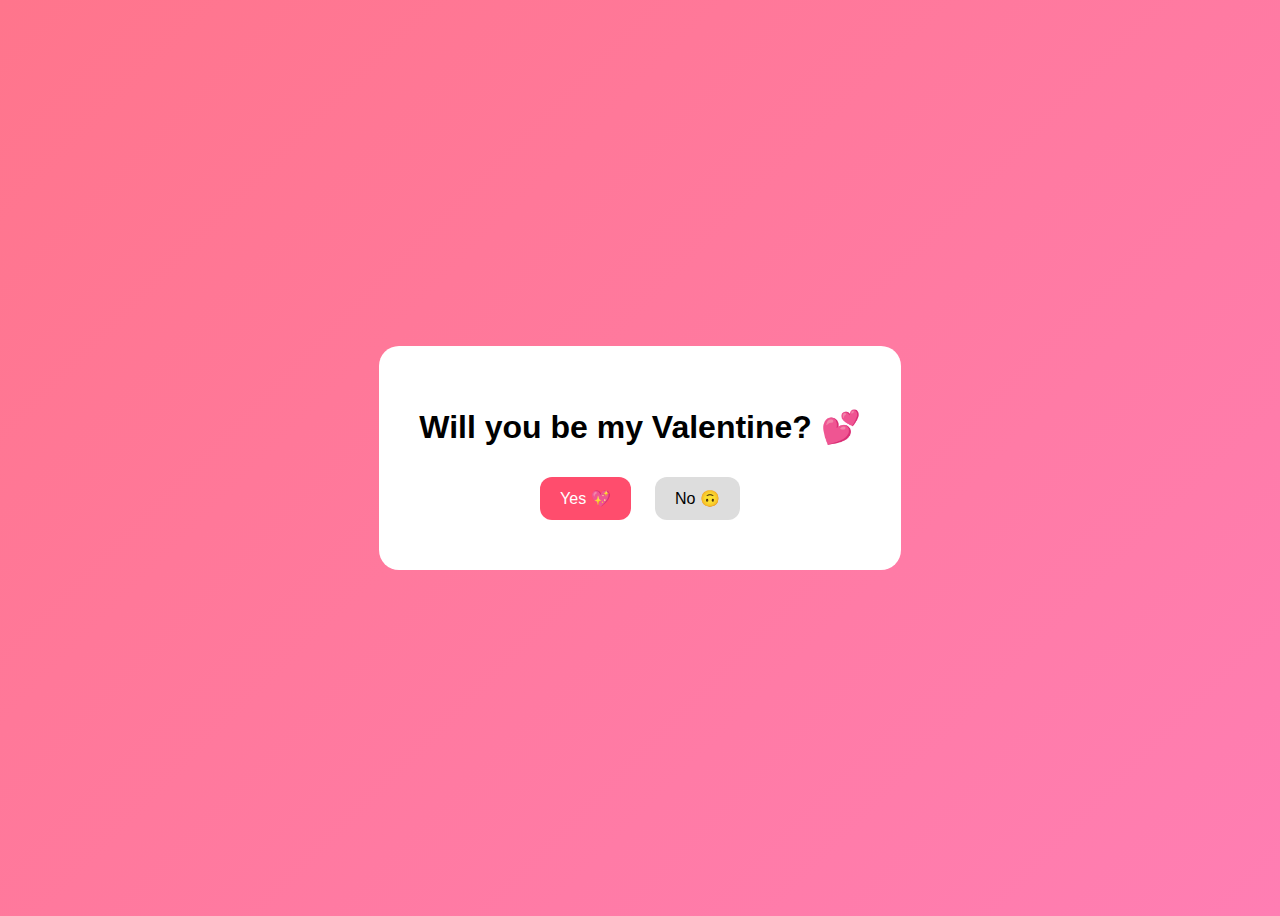
<file: index.html>
<!DOCTYPE html>
<html lang="en">
<head>
  <meta charset="UTF-8" />
  <title>Will You Be My Valentine? 💖</title>
  <link rel="stylesheet" href="css/landing.css" />
</head>
<body>

  <div class="center-card">
    <h1 id="question">Will you be my Valentine? 💕</h1>

    <div class="buttons">
      <button id="yesBtn">Yes 💖</button>
      <button id="noBtn">No 🙃</button>
    </div>
  </div>

  <script src="js/landing.js"></script>
</body>
</html>
</file>
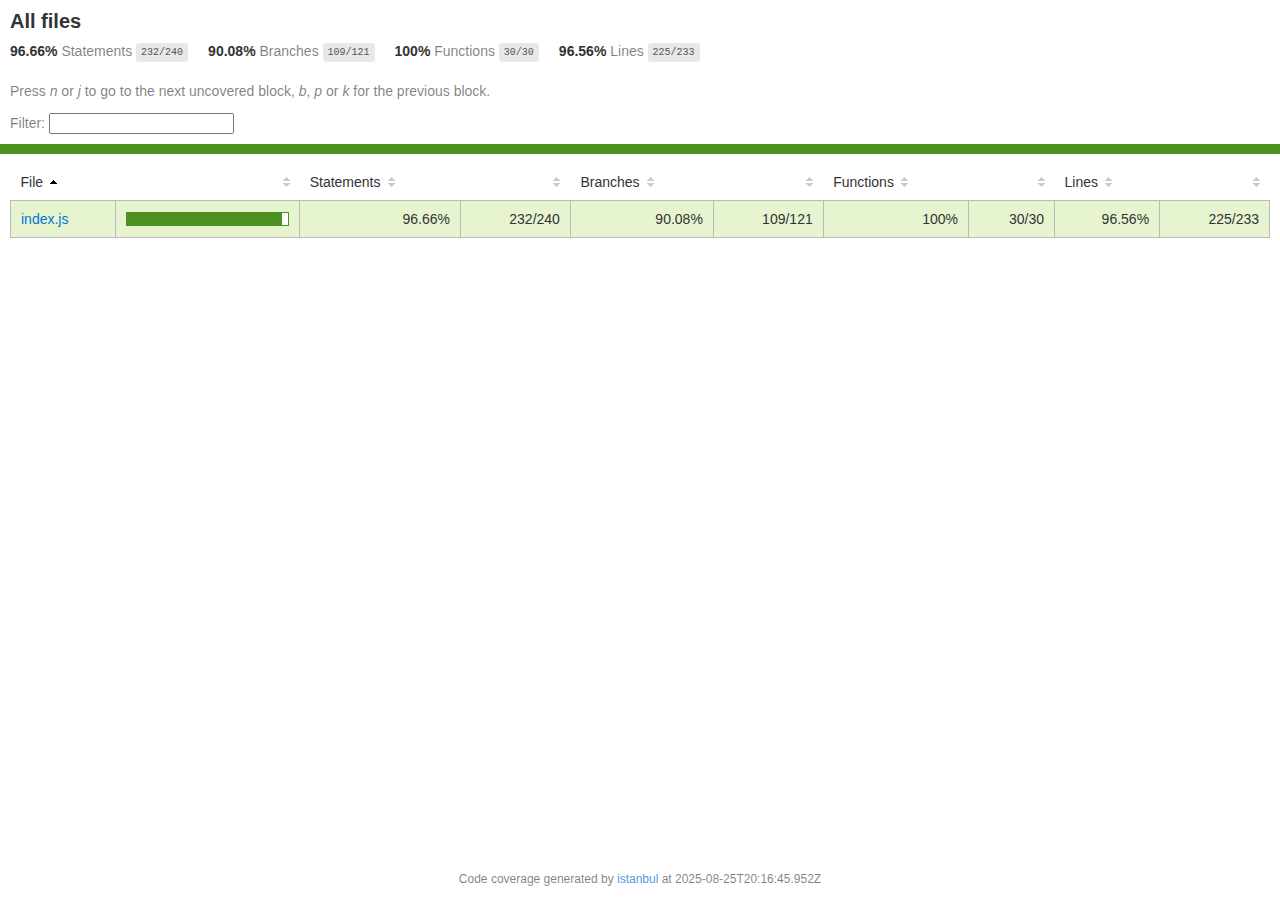
<file: server/node_modules/kareem/coverage/lcov-report/index.html>
<!doctype html>
<html lang="en">

<head>
    <title>Code coverage report for All files</title>
    <meta charset="utf-8" />
    <link rel="stylesheet" href="prettify.css" />
    <link rel="stylesheet" href="base.css" />
    <link rel="shortcut icon" type="image/x-icon" href="favicon.png" />
    <meta name="viewport" content="width=device-width, initial-scale=1" />
    <style type='text/css'>
        .coverage-summary .sorter {
            background-image: url(sort-arrow-sprite.png);
        }
    </style>
</head>
    
<body>
<div class='wrapper'>
    <div class='pad1'>
        <h1>All files</h1>
        <div class='clearfix'>
            
            <div class='fl pad1y space-right2'>
                <span class="strong">96.66% </span>
                <span class="quiet">Statements</span>
                <span class='fraction'>232/240</span>
            </div>
        
            
            <div class='fl pad1y space-right2'>
                <span class="strong">90.08% </span>
                <span class="quiet">Branches</span>
                <span class='fraction'>109/121</span>
            </div>
        
            
            <div class='fl pad1y space-right2'>
                <span class="strong">100% </span>
                <span class="quiet">Functions</span>
                <span class='fraction'>30/30</span>
            </div>
        
            
            <div class='fl pad1y space-right2'>
                <span class="strong">96.56% </span>
                <span class="quiet">Lines</span>
                <span class='fraction'>225/233</span>
            </div>
        
            
        </div>
        <p class="quiet">
            Press <em>n</em> or <em>j</em> to go to the next uncovered block, <em>b</em>, <em>p</em> or <em>k</em> for the previous block.
        </p>
        <template id="filterTemplate">
            <div class="quiet">
                Filter:
                <input type="search" id="fileSearch">
            </div>
        </template>
    </div>
    <div class='status-line high'></div>
    <div class="pad1">
<table class="coverage-summary">
<thead>
<tr>
   <th data-col="file" data-fmt="html" data-html="true" class="file">File</th>
   <th data-col="pic" data-type="number" data-fmt="html" data-html="true" class="pic"></th>
   <th data-col="statements" data-type="number" data-fmt="pct" class="pct">Statements</th>
   <th data-col="statements_raw" data-type="number" data-fmt="html" class="abs"></th>
   <th data-col="branches" data-type="number" data-fmt="pct" class="pct">Branches</th>
   <th data-col="branches_raw" data-type="number" data-fmt="html" class="abs"></th>
   <th data-col="functions" data-type="number" data-fmt="pct" class="pct">Functions</th>
   <th data-col="functions_raw" data-type="number" data-fmt="html" class="abs"></th>
   <th data-col="lines" data-type="number" data-fmt="pct" class="pct">Lines</th>
   <th data-col="lines_raw" data-type="number" data-fmt="html" class="abs"></th>
</tr>
</thead>
<tbody><tr>
	<td class="file high" data-value="index.js"><a href="index.js.html">index.js</a></td>
	<td data-value="96.66" class="pic high">
	<div class="chart"><div class="cover-fill" style="width: 96%"></div><div class="cover-empty" style="width: 4%"></div></div>
	</td>
	<td data-value="96.66" class="pct high">96.66%</td>
	<td data-value="240" class="abs high">232/240</td>
	<td data-value="90.08" class="pct high">90.08%</td>
	<td data-value="121" class="abs high">109/121</td>
	<td data-value="100" class="pct high">100%</td>
	<td data-value="30" class="abs high">30/30</td>
	<td data-value="96.56" class="pct high">96.56%</td>
	<td data-value="233" class="abs high">225/233</td>
	</tr>

</tbody>
</table>
</div>
                <div class='push'></div><!-- for sticky footer -->
            </div><!-- /wrapper -->
            <div class='footer quiet pad2 space-top1 center small'>
                Code coverage generated by
                <a href="https://istanbul.js.org/" target="_blank" rel="noopener noreferrer">istanbul</a>
                at 2025-08-25T20:16:45.952Z
            </div>
        <script src="prettify.js"></script>
        <script>
            window.onload = function () {
                prettyPrint();
            };
        </script>
        <script src="sorter.js"></script>
        <script src="block-navigation.js"></script>
    </body>
</html>
</file>
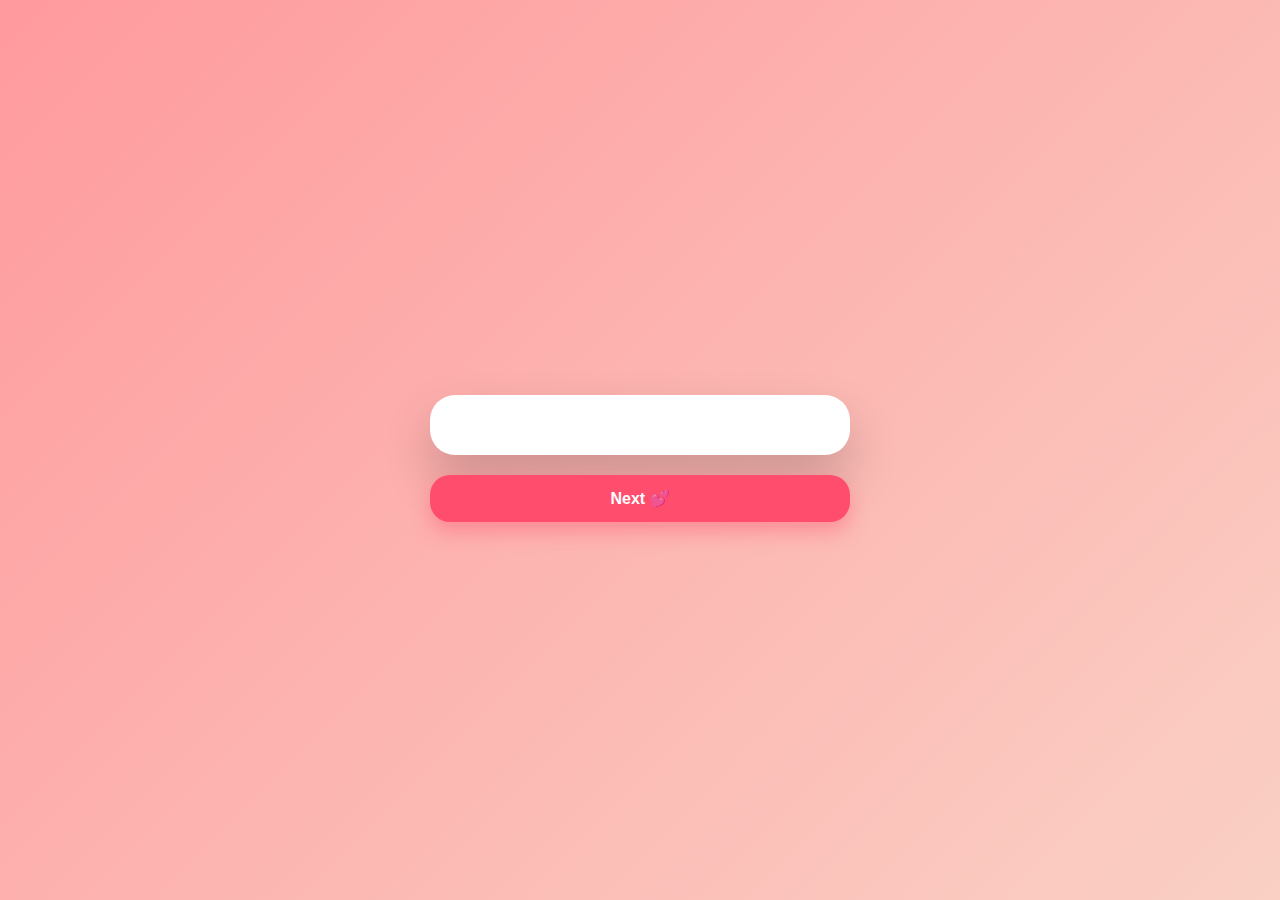
<file: games.html>
<!DOCTYPE html>
<html lang="en">
<head>
  <meta charset="UTF-8" />
  <title>Valentine Quiz 💖</title>
  <link rel="stylesheet" href="css/quiz.css" />
</head>
<body>

  <div class="quiz-wrapper">
    <div id="progressBar" class="progress-bar"></div>

    <div class="quiz-card" id="quizCard"></div>

    <button id="nextBtn" class="next-btn">Next 💕</button>

    <div id="result" class="result hidden"></div>
  </div>

  <script src="js/quiz.js"></script>
</body>
</html>
</file>
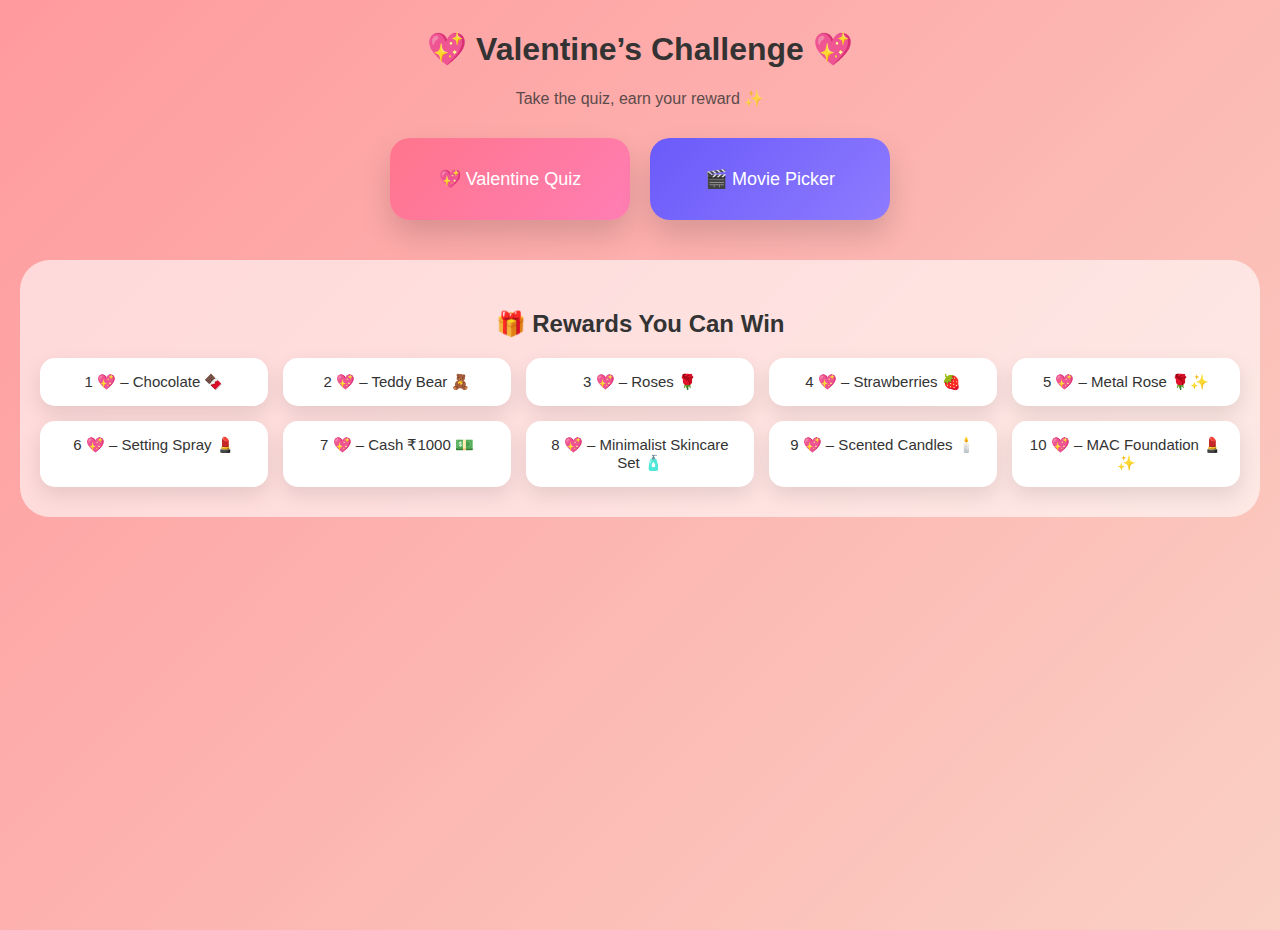
<file: home.html>
<!DOCTYPE html>
<html lang="en">
<head>
  <meta charset="UTF-8" />
  <title>Valentine’s Challenge 💖</title>
  <link rel="stylesheet" href="css/home.css" />
</head>
<body>

  <h1 class="title">💖 Valentine’s Challenge 💖</h1>
  <p class="subtitle">Take the quiz, earn your reward ✨</p>

  <!-- ACTION CARDS -->
  <div class="card-container">
    <div class="action-card quiz" onclick="location.href='games.html'">
      💖 Valentine Quiz
    </div>

    <div class="action-card movie" onclick="location.href='movies.html'">
      🎬 Movie Picker
    </div>
  </div>

  <!-- REWARDS -->
  <div class="rewards-section">
    <h2>🎁 Rewards You Can Win</h2>

    <div class="rewards-grid">
      <div class="reward">1 💖 – Chocolate 🍫</div>
      <div class="reward">2 💖 – Teddy Bear 🧸</div>
      <div class="reward">3 💖 – Roses 🌹</div>
      <div class="reward">4 💖 – Strawberries 🍓</div>
      <div class="reward">5 💖 – Metal Rose 🌹✨</div>
      <div class="reward">6 💖 – Setting Spray 💄</div>
      <div class="reward">7 💖 – Cash ₹1000 💵</div>
      <div class="reward">8 💖 – Minimalist Skincare Set 🧴</div>
      <div class="reward">9 💖 – Scented Candles 🕯️</div>
      <div class="reward">10 💖 – MAC Foundation 💄✨</div>
    </div>
  </div>

</body>
</html>
</file>
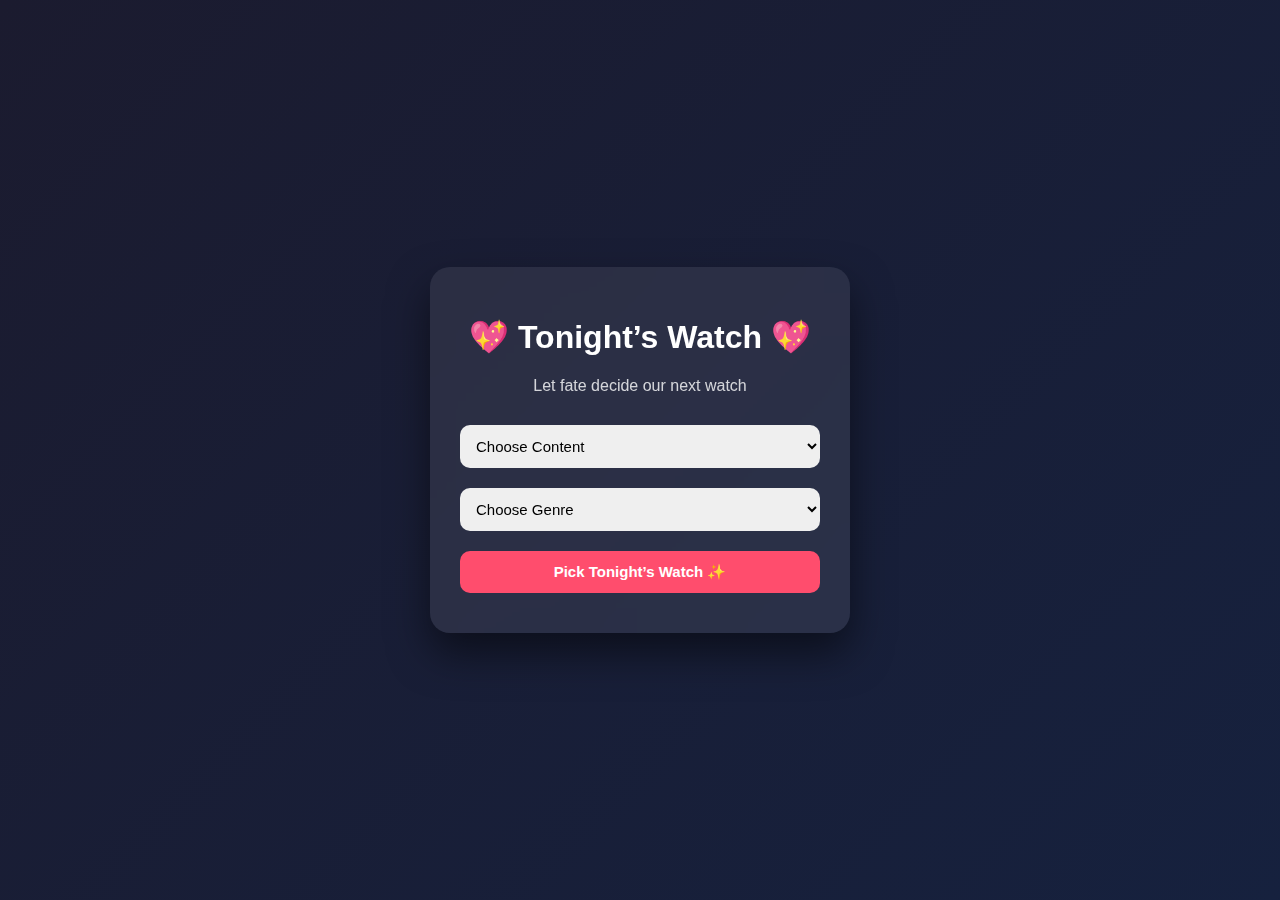
<file: movies.html>
<!DOCTYPE html>
<html lang="en">
<head>
  <meta charset="UTF-8" />
  <title>Tonight’s Pick 💖</title>
  <link rel="stylesheet" href="css/movies.css" />
</head>
<body>

  <div class="glass-card">
    <h1>💖 Tonight’s Watch 💖</h1>
    <p class="subtitle">Let fate decide our next watch</p>

    <select id="typeSelect">
      <option value="">Choose Content</option>
      <option value="movie">Movie 🎬</option>
      <option value="tv">Series 📺</option>
      <option value="documentary">Documentary 🎞️</option>
    </select>

    <select id="genreSelect">
      <option value="">Choose Genre</option>
      <option value="10749">Romance</option>
      <option value="35">Comedy</option>
      <option value="18">Drama</option>
      <option value="53">Thriller</option>
    </select>

    <button id="pickBtn">Pick Tonight’s Watch ✨</button>

    <div id="movieCard" class="hidden"></div>
  </div>

  <script src="js/movies.js"></script>
</body>
</html>
</file>
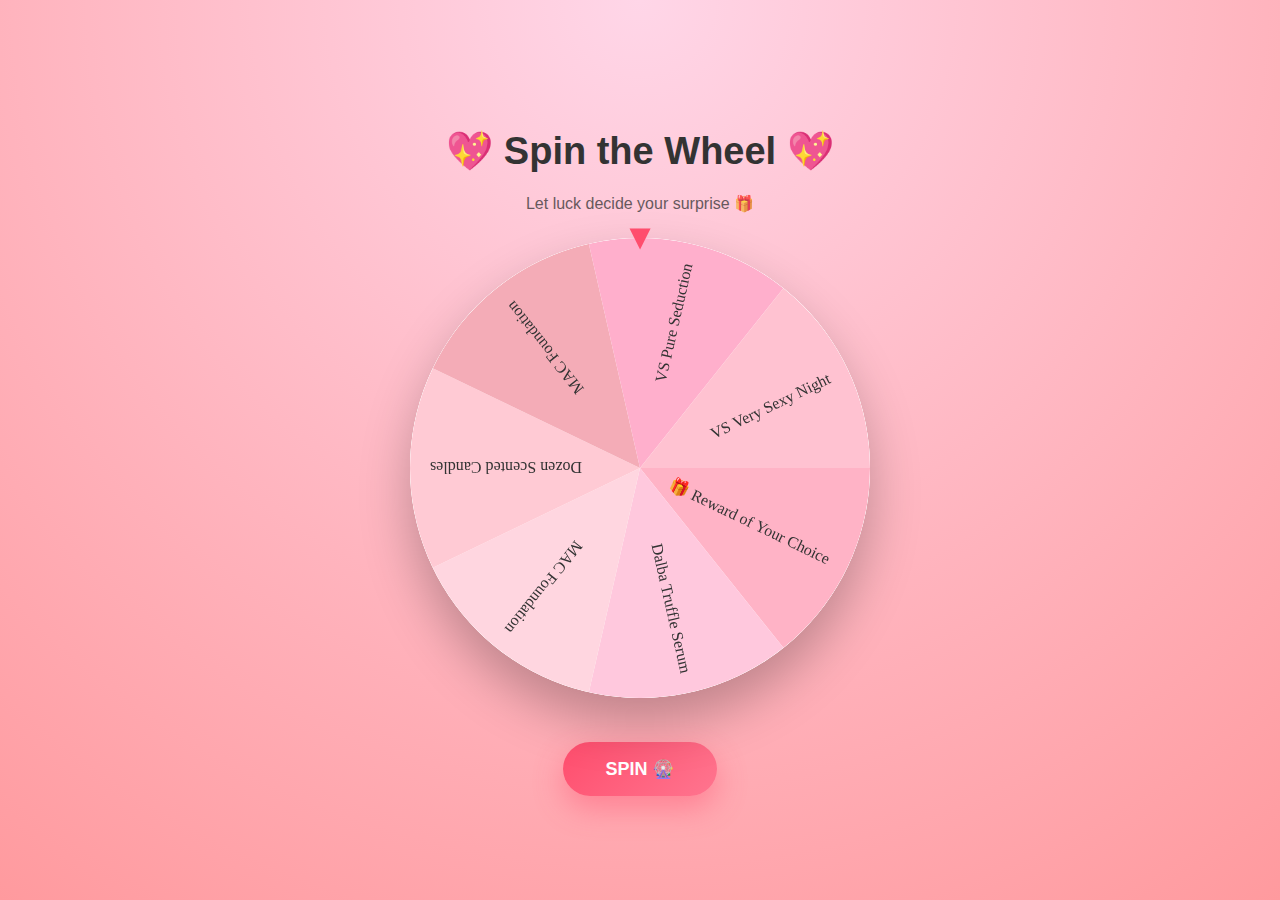
<file: spin.html>
<!DOCTYPE html>
<html lang="en">
<head>
  <meta charset="UTF-8" />
  <title>Spin the Wheel 💖</title>
  <link rel="stylesheet" href="css/spin.css" />
</head>
<body>

  <h1 class="title">💖 Spin the Wheel 💖</h1>
  <p class="subtitle">Let luck decide your surprise 🎁</p>

  <div class="wheel-container">
    <div class="pointer">▼</div>
    <canvas id="wheel" width="350" height="350"></canvas>
  </div>

  <button id="spinBtn">SPIN 🎡</button>

  <div id="result" class="result hidden"></div>

  <!-- ✅ JS FILE LOADED PROPERLY -->
  <script src="js/spin.js"></script>
</body>
</html>
</file>
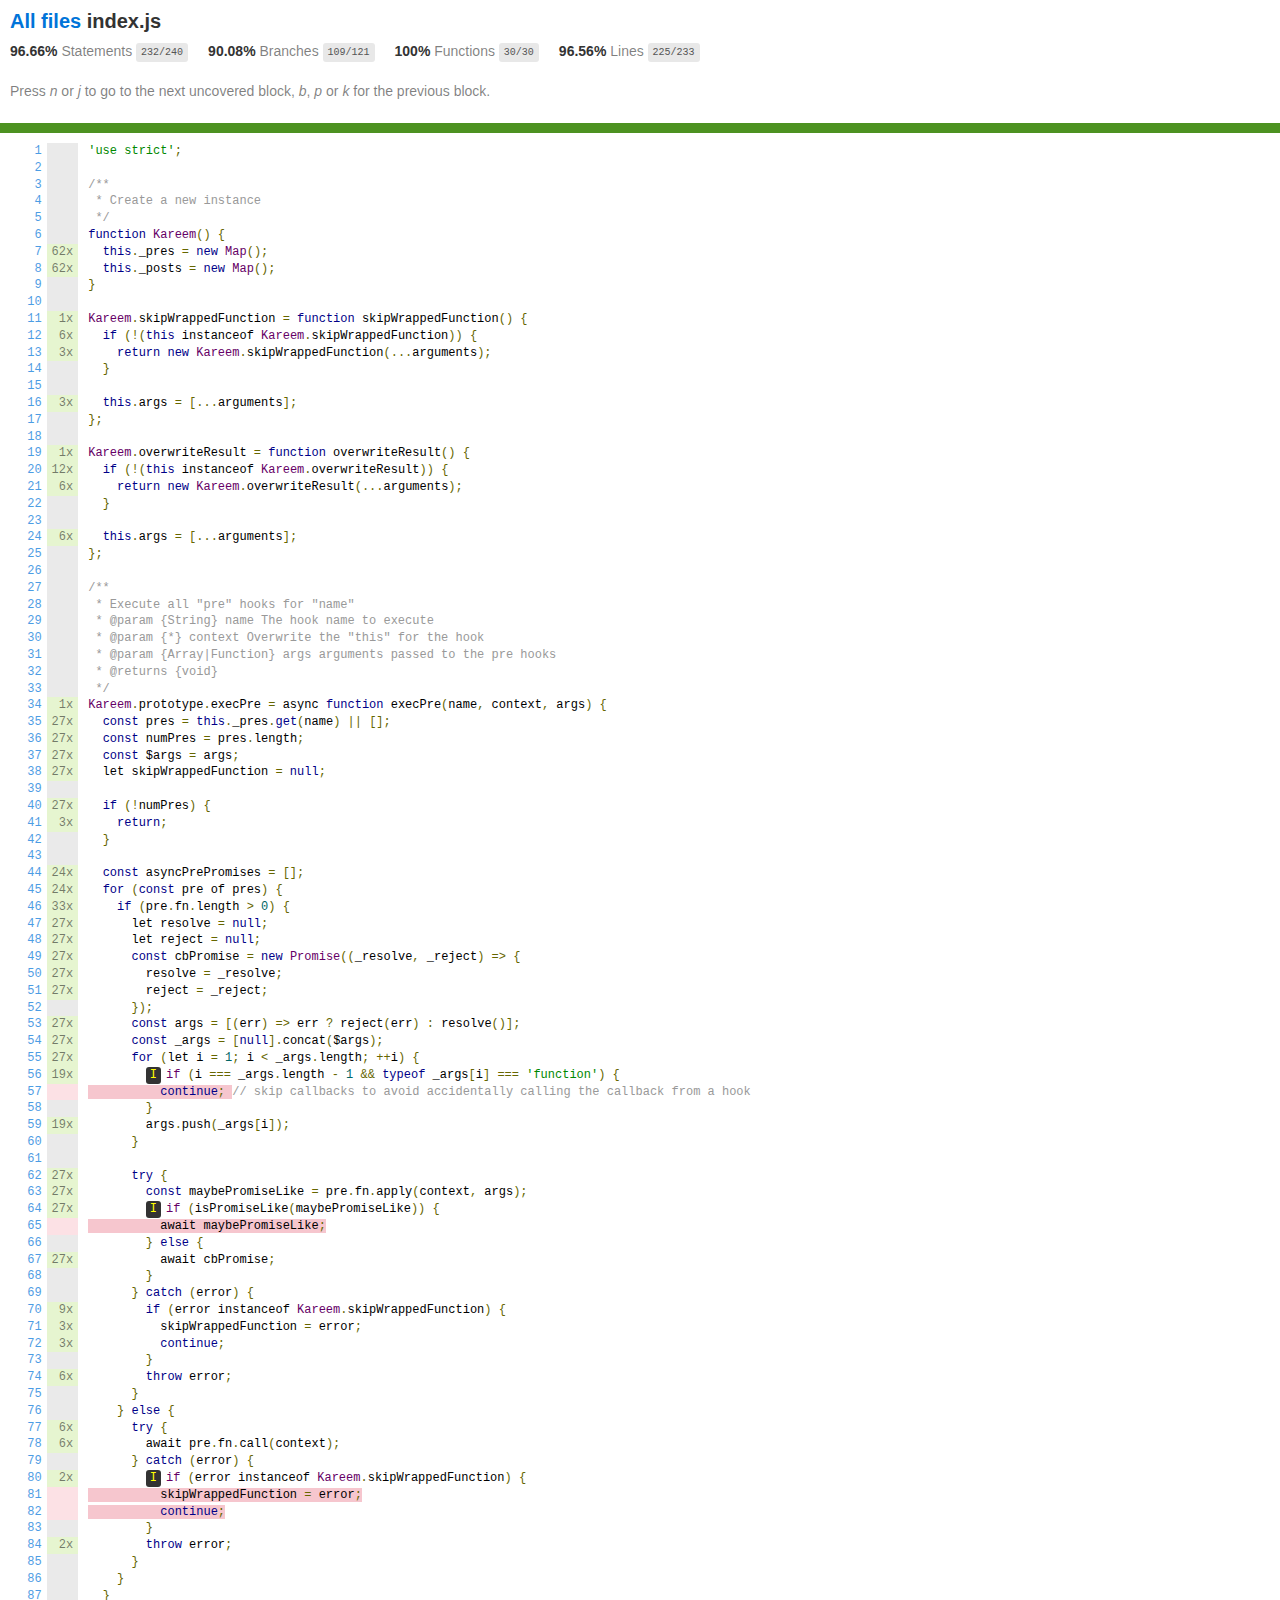
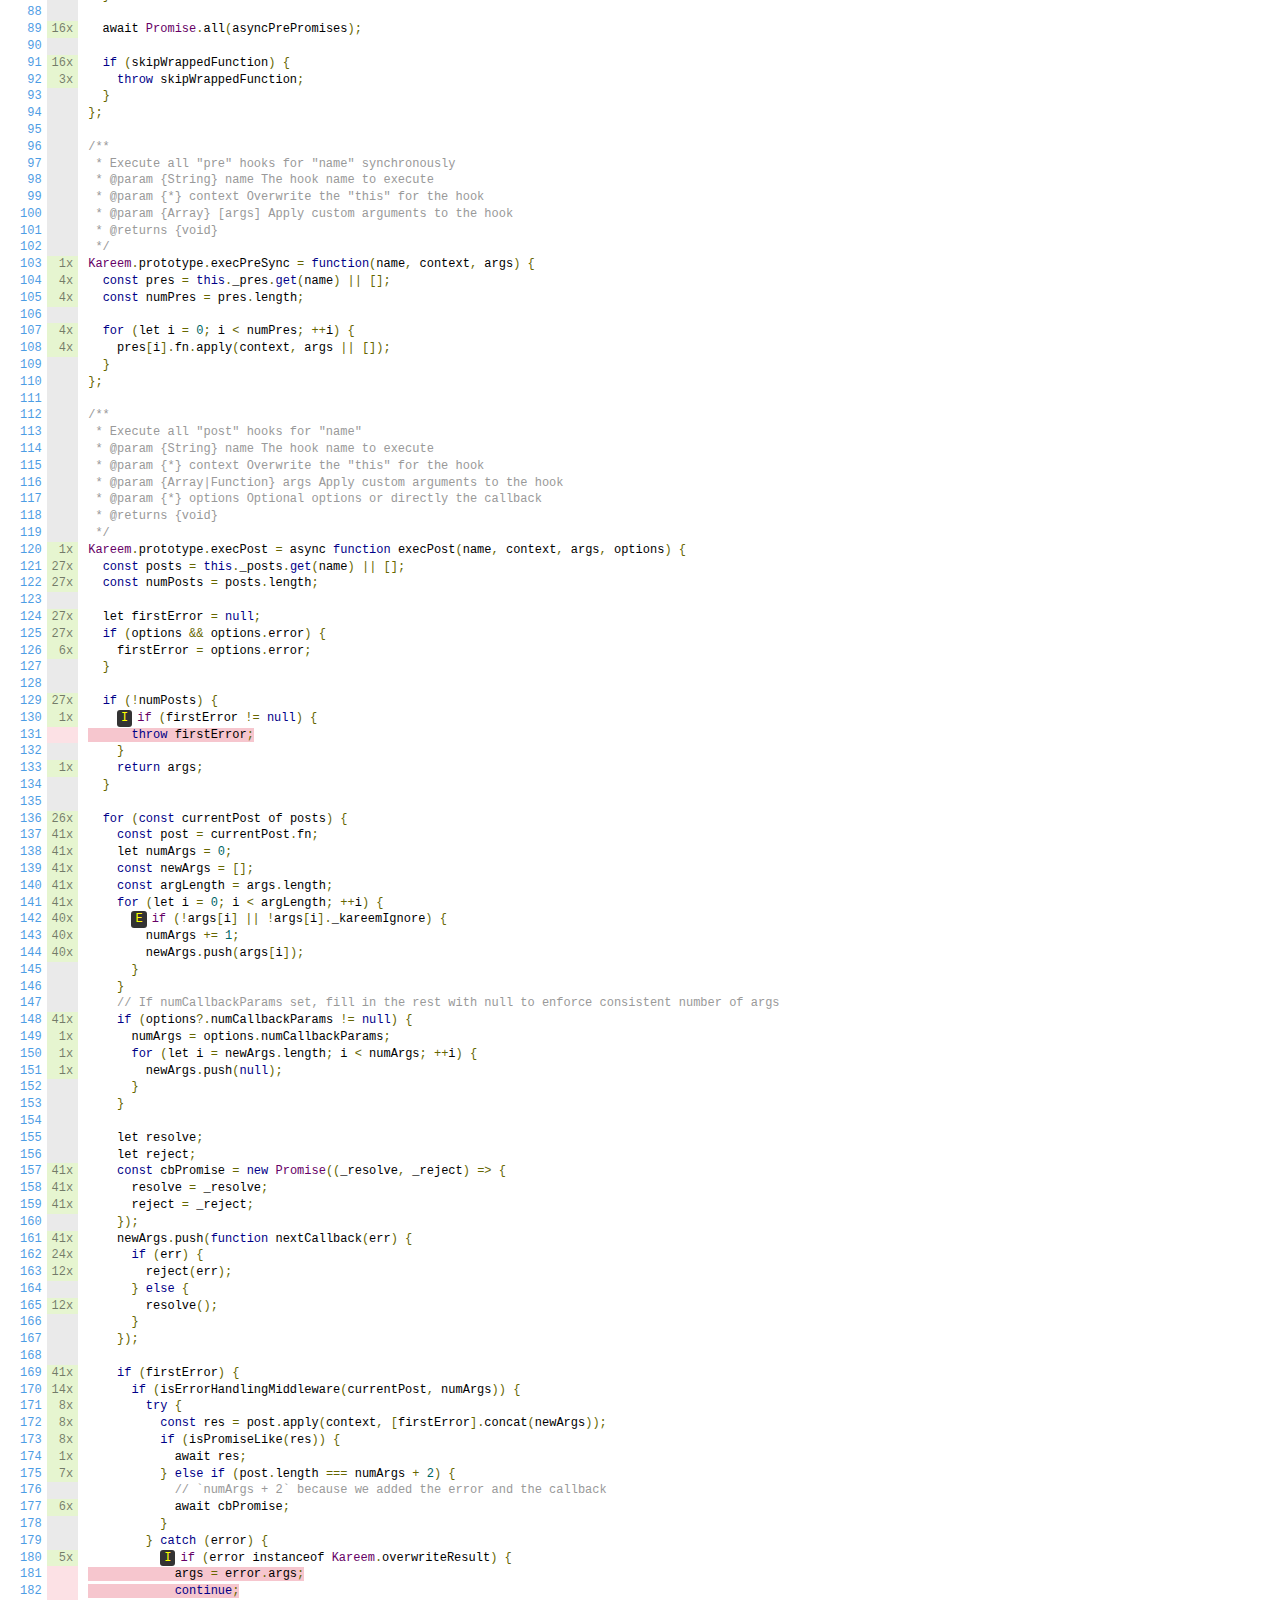
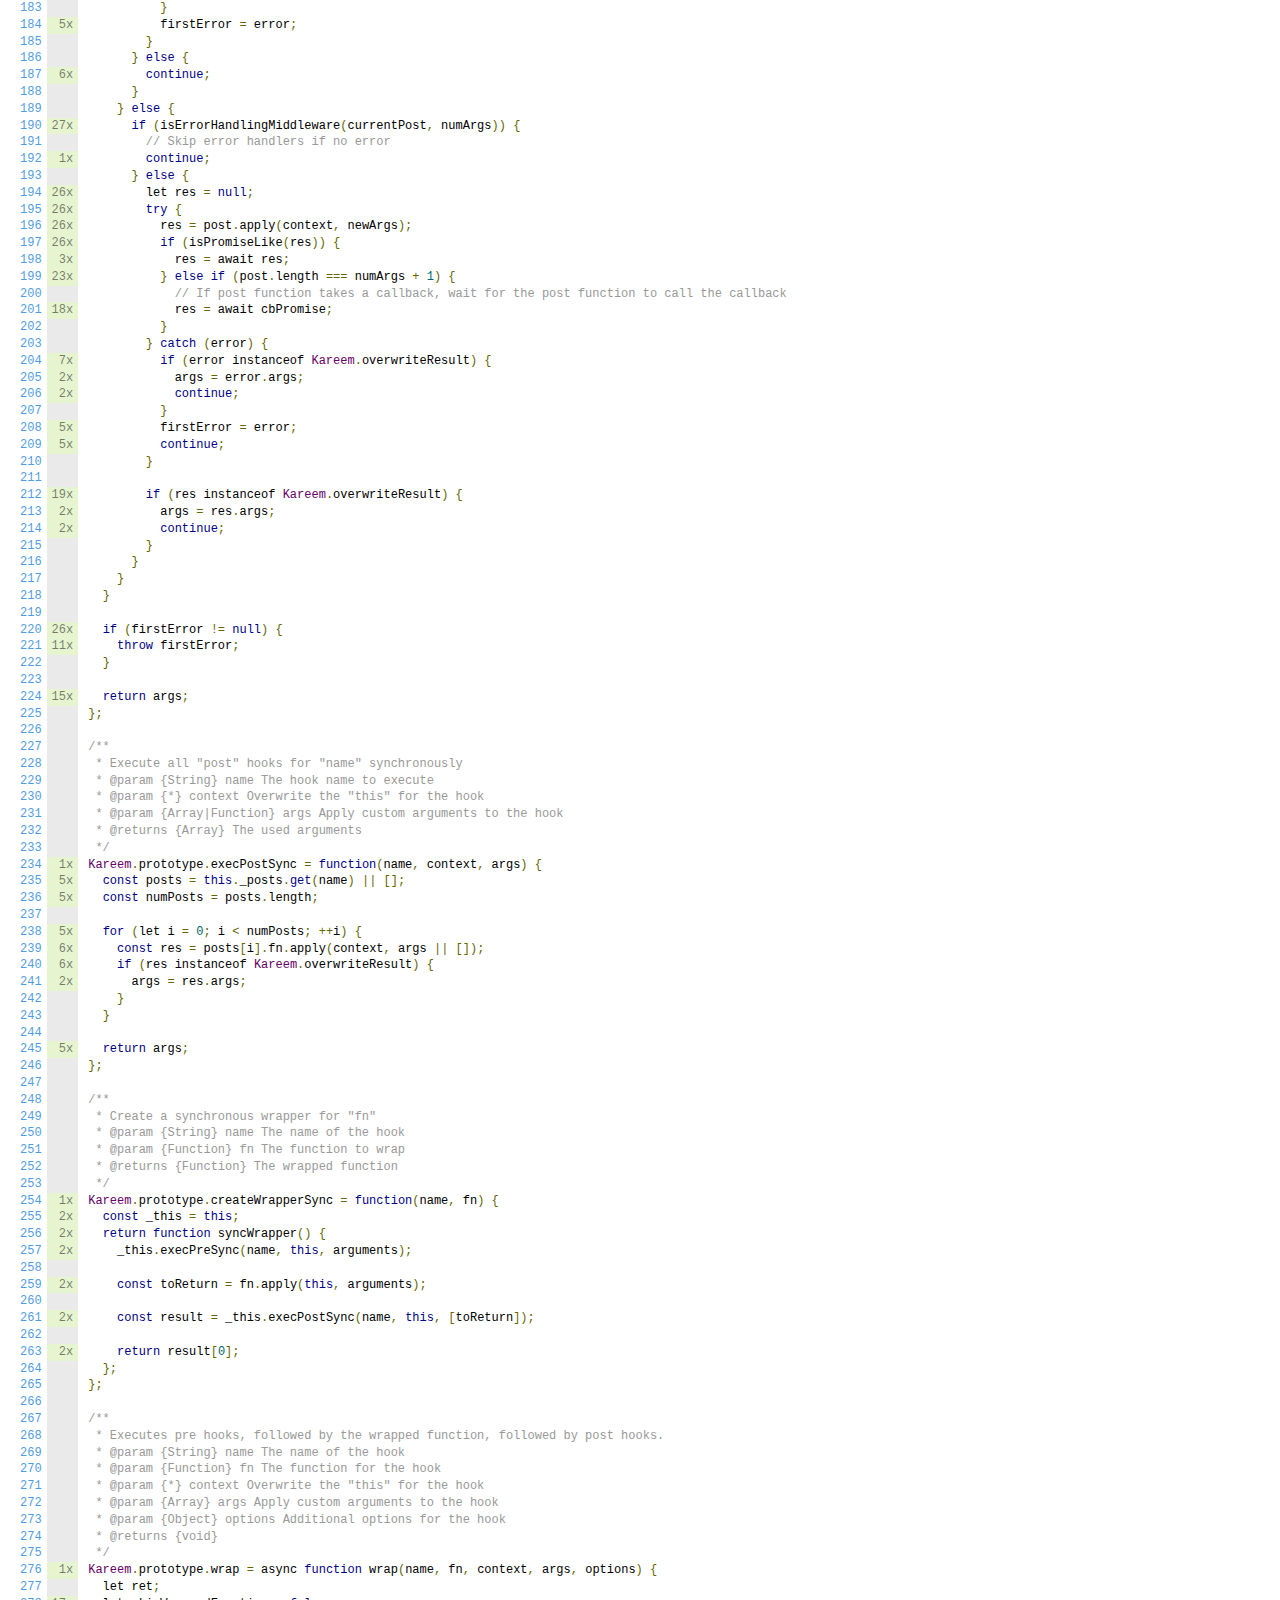
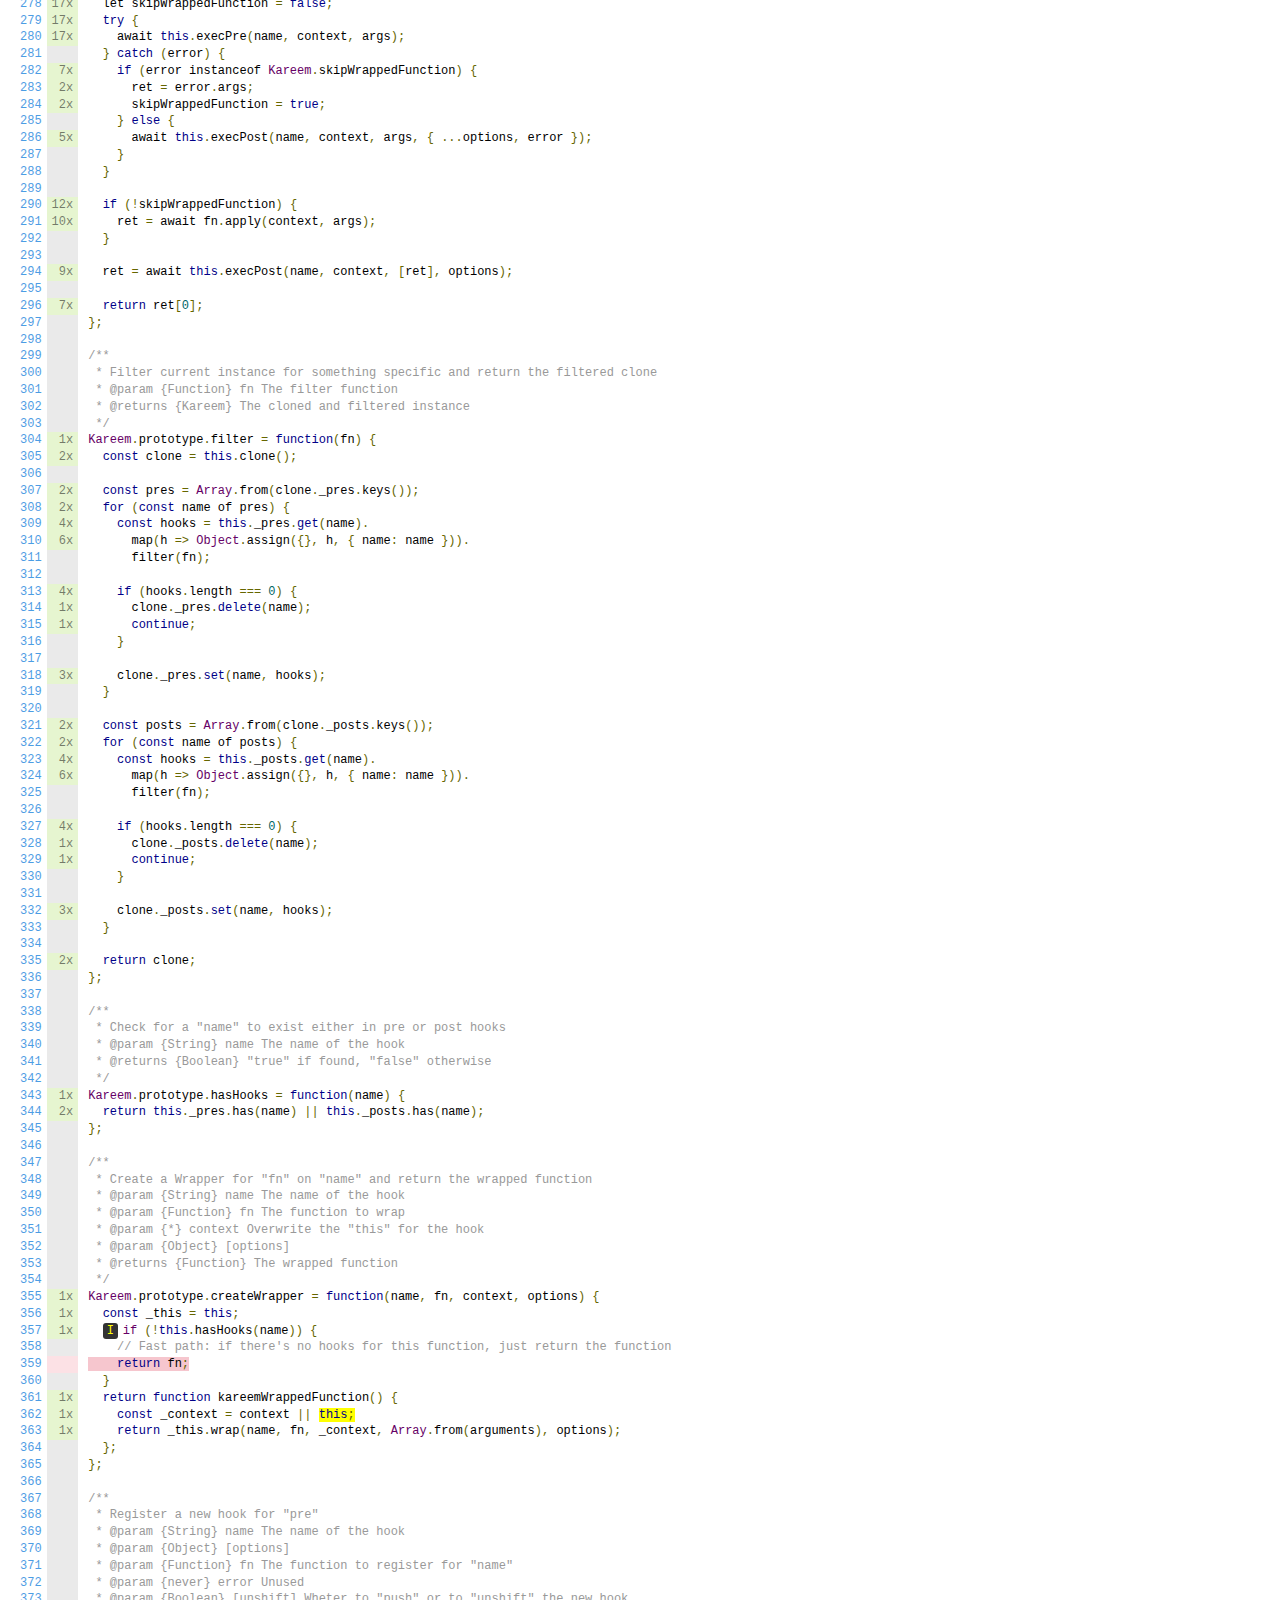
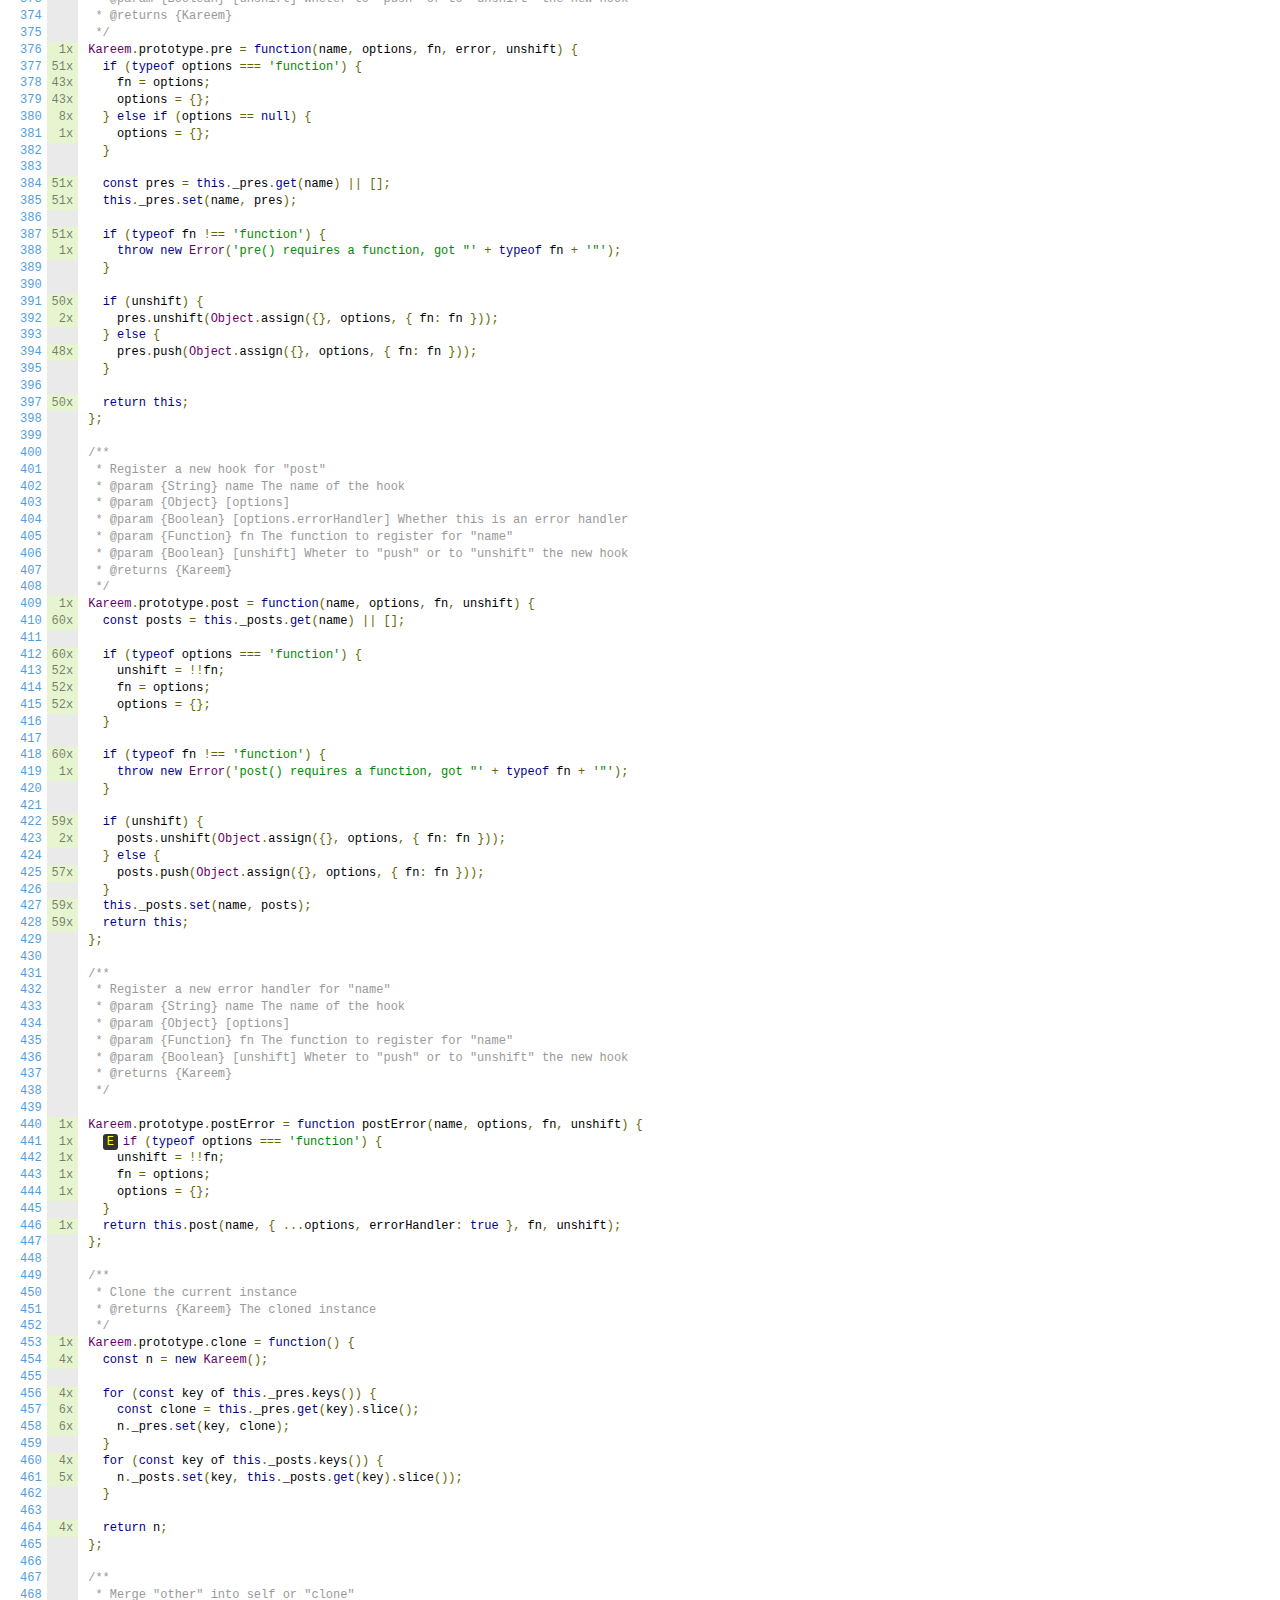
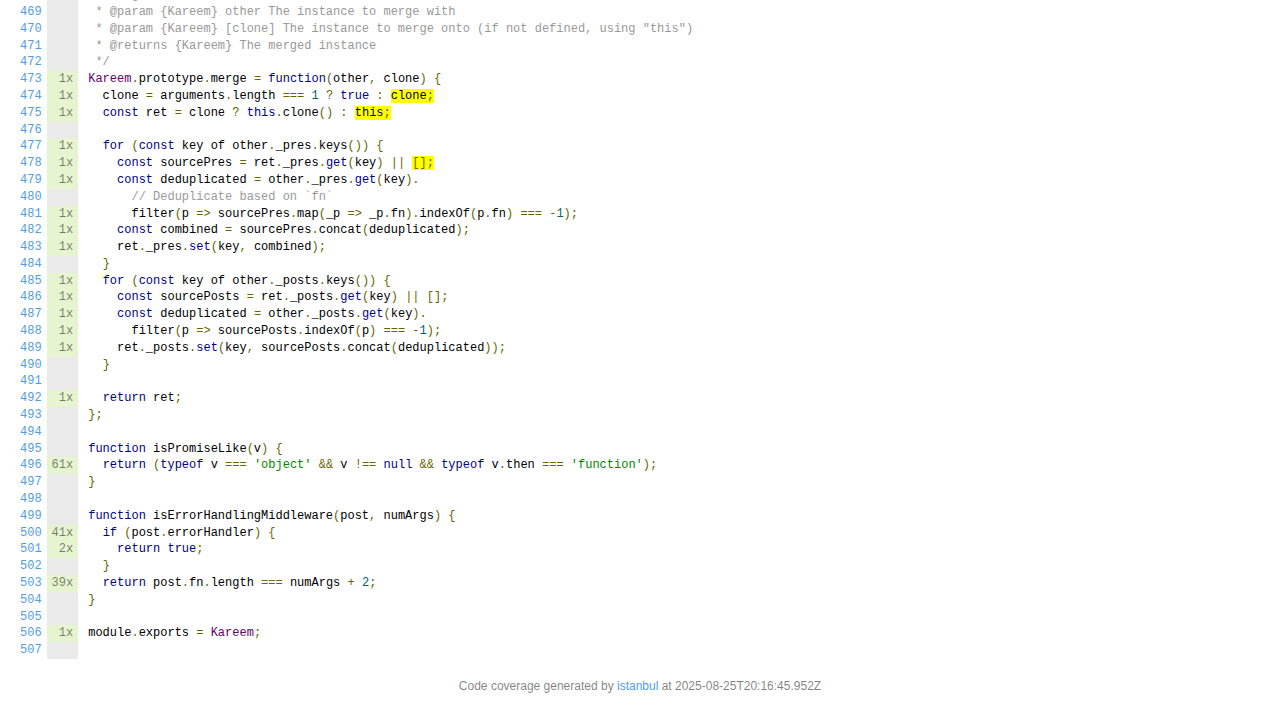
<file: server/node_modules/kareem/coverage/lcov-report/index.js.html>
<!doctype html>
<html lang="en">

<head>
    <title>Code coverage report for index.js</title>
    <meta charset="utf-8" />
    <link rel="stylesheet" href="prettify.css" />
    <link rel="stylesheet" href="base.css" />
    <link rel="shortcut icon" type="image/x-icon" href="favicon.png" />
    <meta name="viewport" content="width=device-width, initial-scale=1" />
    <style type='text/css'>
        .coverage-summary .sorter {
            background-image: url(sort-arrow-sprite.png);
        }
    </style>
</head>
    
<body>
<div class='wrapper'>
    <div class='pad1'>
        <h1><a href="index.html">All files</a> index.js</h1>
        <div class='clearfix'>
            
            <div class='fl pad1y space-right2'>
                <span class="strong">96.66% </span>
                <span class="quiet">Statements</span>
                <span class='fraction'>232/240</span>
            </div>
        
            
            <div class='fl pad1y space-right2'>
                <span class="strong">90.08% </span>
                <span class="quiet">Branches</span>
                <span class='fraction'>109/121</span>
            </div>
        
            
            <div class='fl pad1y space-right2'>
                <span class="strong">100% </span>
                <span class="quiet">Functions</span>
                <span class='fraction'>30/30</span>
            </div>
        
            
            <div class='fl pad1y space-right2'>
                <span class="strong">96.56% </span>
                <span class="quiet">Lines</span>
                <span class='fraction'>225/233</span>
            </div>
        
            
        </div>
        <p class="quiet">
            Press <em>n</em> or <em>j</em> to go to the next uncovered block, <em>b</em>, <em>p</em> or <em>k</em> for the previous block.
        </p>
        <template id="filterTemplate">
            <div class="quiet">
                Filter:
                <input type="search" id="fileSearch">
            </div>
        </template>
    </div>
    <div class='status-line high'></div>
    <pre><table class="coverage">
<tr><td class="line-count quiet"><a name='L1'></a><a href='#L1'>1</a>
<a name='L2'></a><a href='#L2'>2</a>
<a name='L3'></a><a href='#L3'>3</a>
<a name='L4'></a><a href='#L4'>4</a>
<a name='L5'></a><a href='#L5'>5</a>
<a name='L6'></a><a href='#L6'>6</a>
<a name='L7'></a><a href='#L7'>7</a>
<a name='L8'></a><a href='#L8'>8</a>
<a name='L9'></a><a href='#L9'>9</a>
<a name='L10'></a><a href='#L10'>10</a>
<a name='L11'></a><a href='#L11'>11</a>
<a name='L12'></a><a href='#L12'>12</a>
<a name='L13'></a><a href='#L13'>13</a>
<a name='L14'></a><a href='#L14'>14</a>
<a name='L15'></a><a href='#L15'>15</a>
<a name='L16'></a><a href='#L16'>16</a>
<a name='L17'></a><a href='#L17'>17</a>
<a name='L18'></a><a href='#L18'>18</a>
<a name='L19'></a><a href='#L19'>19</a>
<a name='L20'></a><a href='#L20'>20</a>
<a name='L21'></a><a href='#L21'>21</a>
<a name='L22'></a><a href='#L22'>22</a>
<a name='L23'></a><a href='#L23'>23</a>
<a name='L24'></a><a href='#L24'>24</a>
<a name='L25'></a><a href='#L25'>25</a>
<a name='L26'></a><a href='#L26'>26</a>
<a name='L27'></a><a href='#L27'>27</a>
<a name='L28'></a><a href='#L28'>28</a>
<a name='L29'></a><a href='#L29'>29</a>
<a name='L30'></a><a href='#L30'>30</a>
<a name='L31'></a><a href='#L31'>31</a>
<a name='L32'></a><a href='#L32'>32</a>
<a name='L33'></a><a href='#L33'>33</a>
<a name='L34'></a><a href='#L34'>34</a>
<a name='L35'></a><a href='#L35'>35</a>
<a name='L36'></a><a href='#L36'>36</a>
<a name='L37'></a><a href='#L37'>37</a>
<a name='L38'></a><a href='#L38'>38</a>
<a name='L39'></a><a href='#L39'>39</a>
<a name='L40'></a><a href='#L40'>40</a>
<a name='L41'></a><a href='#L41'>41</a>
<a name='L42'></a><a href='#L42'>42</a>
<a name='L43'></a><a href='#L43'>43</a>
<a name='L44'></a><a href='#L44'>44</a>
<a name='L45'></a><a href='#L45'>45</a>
<a name='L46'></a><a href='#L46'>46</a>
<a name='L47'></a><a href='#L47'>47</a>
<a name='L48'></a><a href='#L48'>48</a>
<a name='L49'></a><a href='#L49'>49</a>
<a name='L50'></a><a href='#L50'>50</a>
<a name='L51'></a><a href='#L51'>51</a>
<a name='L52'></a><a href='#L52'>52</a>
<a name='L53'></a><a href='#L53'>53</a>
<a name='L54'></a><a href='#L54'>54</a>
<a name='L55'></a><a href='#L55'>55</a>
<a name='L56'></a><a href='#L56'>56</a>
<a name='L57'></a><a href='#L57'>57</a>
<a name='L58'></a><a href='#L58'>58</a>
<a name='L59'></a><a href='#L59'>59</a>
<a name='L60'></a><a href='#L60'>60</a>
<a name='L61'></a><a href='#L61'>61</a>
<a name='L62'></a><a href='#L62'>62</a>
<a name='L63'></a><a href='#L63'>63</a>
<a name='L64'></a><a href='#L64'>64</a>
<a name='L65'></a><a href='#L65'>65</a>
<a name='L66'></a><a href='#L66'>66</a>
<a name='L67'></a><a href='#L67'>67</a>
<a name='L68'></a><a href='#L68'>68</a>
<a name='L69'></a><a href='#L69'>69</a>
<a name='L70'></a><a href='#L70'>70</a>
<a name='L71'></a><a href='#L71'>71</a>
<a name='L72'></a><a href='#L72'>72</a>
<a name='L73'></a><a href='#L73'>73</a>
<a name='L74'></a><a href='#L74'>74</a>
<a name='L75'></a><a href='#L75'>75</a>
<a name='L76'></a><a href='#L76'>76</a>
<a name='L77'></a><a href='#L77'>77</a>
<a name='L78'></a><a href='#L78'>78</a>
<a name='L79'></a><a href='#L79'>79</a>
<a name='L80'></a><a href='#L80'>80</a>
<a name='L81'></a><a href='#L81'>81</a>
<a name='L82'></a><a href='#L82'>82</a>
<a name='L83'></a><a href='#L83'>83</a>
<a name='L84'></a><a href='#L84'>84</a>
<a name='L85'></a><a href='#L85'>85</a>
<a name='L86'></a><a href='#L86'>86</a>
<a name='L87'></a><a href='#L87'>87</a>
<a name='L88'></a><a href='#L88'>88</a>
<a name='L89'></a><a href='#L89'>89</a>
<a name='L90'></a><a href='#L90'>90</a>
<a name='L91'></a><a href='#L91'>91</a>
<a name='L92'></a><a href='#L92'>92</a>
<a name='L93'></a><a href='#L93'>93</a>
<a name='L94'></a><a href='#L94'>94</a>
<a name='L95'></a><a href='#L95'>95</a>
<a name='L96'></a><a href='#L96'>96</a>
<a name='L97'></a><a href='#L97'>97</a>
<a name='L98'></a><a href='#L98'>98</a>
<a name='L99'></a><a href='#L99'>99</a>
<a name='L100'></a><a href='#L100'>100</a>
<a name='L101'></a><a href='#L101'>101</a>
<a name='L102'></a><a href='#L102'>102</a>
<a name='L103'></a><a href='#L103'>103</a>
<a name='L104'></a><a href='#L104'>104</a>
<a name='L105'></a><a href='#L105'>105</a>
<a name='L106'></a><a href='#L106'>106</a>
<a name='L107'></a><a href='#L107'>107</a>
<a name='L108'></a><a href='#L108'>108</a>
<a name='L109'></a><a href='#L109'>109</a>
<a name='L110'></a><a href='#L110'>110</a>
<a name='L111'></a><a href='#L111'>111</a>
<a name='L112'></a><a href='#L112'>112</a>
<a name='L113'></a><a href='#L113'>113</a>
<a name='L114'></a><a href='#L114'>114</a>
<a name='L115'></a><a href='#L115'>115</a>
<a name='L116'></a><a href='#L116'>116</a>
<a name='L117'></a><a href='#L117'>117</a>
<a name='L118'></a><a href='#L118'>118</a>
<a name='L119'></a><a href='#L119'>119</a>
<a name='L120'></a><a href='#L120'>120</a>
<a name='L121'></a><a href='#L121'>121</a>
<a name='L122'></a><a href='#L122'>122</a>
<a name='L123'></a><a href='#L123'>123</a>
<a name='L124'></a><a href='#L124'>124</a>
<a name='L125'></a><a href='#L125'>125</a>
<a name='L126'></a><a href='#L126'>126</a>
<a name='L127'></a><a href='#L127'>127</a>
<a name='L128'></a><a href='#L128'>128</a>
<a name='L129'></a><a href='#L129'>129</a>
<a name='L130'></a><a href='#L130'>130</a>
<a name='L131'></a><a href='#L131'>131</a>
<a name='L132'></a><a href='#L132'>132</a>
<a name='L133'></a><a href='#L133'>133</a>
<a name='L134'></a><a href='#L134'>134</a>
<a name='L135'></a><a href='#L135'>135</a>
<a name='L136'></a><a href='#L136'>136</a>
<a name='L137'></a><a href='#L137'>137</a>
<a name='L138'></a><a href='#L138'>138</a>
<a name='L139'></a><a href='#L139'>139</a>
<a name='L140'></a><a href='#L140'>140</a>
<a name='L141'></a><a href='#L141'>141</a>
<a name='L142'></a><a href='#L142'>142</a>
<a name='L143'></a><a href='#L143'>143</a>
<a name='L144'></a><a href='#L144'>144</a>
<a name='L145'></a><a href='#L145'>145</a>
<a name='L146'></a><a href='#L146'>146</a>
<a name='L147'></a><a href='#L147'>147</a>
<a name='L148'></a><a href='#L148'>148</a>
<a name='L149'></a><a href='#L149'>149</a>
<a name='L150'></a><a href='#L150'>150</a>
<a name='L151'></a><a href='#L151'>151</a>
<a name='L152'></a><a href='#L152'>152</a>
<a name='L153'></a><a href='#L153'>153</a>
<a name='L154'></a><a href='#L154'>154</a>
<a name='L155'></a><a href='#L155'>155</a>
<a name='L156'></a><a href='#L156'>156</a>
<a name='L157'></a><a href='#L157'>157</a>
<a name='L158'></a><a href='#L158'>158</a>
<a name='L159'></a><a href='#L159'>159</a>
<a name='L160'></a><a href='#L160'>160</a>
<a name='L161'></a><a href='#L161'>161</a>
<a name='L162'></a><a href='#L162'>162</a>
<a name='L163'></a><a href='#L163'>163</a>
<a name='L164'></a><a href='#L164'>164</a>
<a name='L165'></a><a href='#L165'>165</a>
<a name='L166'></a><a href='#L166'>166</a>
<a name='L167'></a><a href='#L167'>167</a>
<a name='L168'></a><a href='#L168'>168</a>
<a name='L169'></a><a href='#L169'>169</a>
<a name='L170'></a><a href='#L170'>170</a>
<a name='L171'></a><a href='#L171'>171</a>
<a name='L172'></a><a href='#L172'>172</a>
<a name='L173'></a><a href='#L173'>173</a>
<a name='L174'></a><a href='#L174'>174</a>
<a name='L175'></a><a href='#L175'>175</a>
<a name='L176'></a><a href='#L176'>176</a>
<a name='L177'></a><a href='#L177'>177</a>
<a name='L178'></a><a href='#L178'>178</a>
<a name='L179'></a><a href='#L179'>179</a>
<a name='L180'></a><a href='#L180'>180</a>
<a name='L181'></a><a href='#L181'>181</a>
<a name='L182'></a><a href='#L182'>182</a>
<a name='L183'></a><a href='#L183'>183</a>
<a name='L184'></a><a href='#L184'>184</a>
<a name='L185'></a><a href='#L185'>185</a>
<a name='L186'></a><a href='#L186'>186</a>
<a name='L187'></a><a href='#L187'>187</a>
<a name='L188'></a><a href='#L188'>188</a>
<a name='L189'></a><a href='#L189'>189</a>
<a name='L190'></a><a href='#L190'>190</a>
<a name='L191'></a><a href='#L191'>191</a>
<a name='L192'></a><a href='#L192'>192</a>
<a name='L193'></a><a href='#L193'>193</a>
<a name='L194'></a><a href='#L194'>194</a>
<a name='L195'></a><a href='#L195'>195</a>
<a name='L196'></a><a href='#L196'>196</a>
<a name='L197'></a><a href='#L197'>197</a>
<a name='L198'></a><a href='#L198'>198</a>
<a name='L199'></a><a href='#L199'>199</a>
<a name='L200'></a><a href='#L200'>200</a>
<a name='L201'></a><a href='#L201'>201</a>
<a name='L202'></a><a href='#L202'>202</a>
<a name='L203'></a><a href='#L203'>203</a>
<a name='L204'></a><a href='#L204'>204</a>
<a name='L205'></a><a href='#L205'>205</a>
<a name='L206'></a><a href='#L206'>206</a>
<a name='L207'></a><a href='#L207'>207</a>
<a name='L208'></a><a href='#L208'>208</a>
<a name='L209'></a><a href='#L209'>209</a>
<a name='L210'></a><a href='#L210'>210</a>
<a name='L211'></a><a href='#L211'>211</a>
<a name='L212'></a><a href='#L212'>212</a>
<a name='L213'></a><a href='#L213'>213</a>
<a name='L214'></a><a href='#L214'>214</a>
<a name='L215'></a><a href='#L215'>215</a>
<a name='L216'></a><a href='#L216'>216</a>
<a name='L217'></a><a href='#L217'>217</a>
<a name='L218'></a><a href='#L218'>218</a>
<a name='L219'></a><a href='#L219'>219</a>
<a name='L220'></a><a href='#L220'>220</a>
<a name='L221'></a><a href='#L221'>221</a>
<a name='L222'></a><a href='#L222'>222</a>
<a name='L223'></a><a href='#L223'>223</a>
<a name='L224'></a><a href='#L224'>224</a>
<a name='L225'></a><a href='#L225'>225</a>
<a name='L226'></a><a href='#L226'>226</a>
<a name='L227'></a><a href='#L227'>227</a>
<a name='L228'></a><a href='#L228'>228</a>
<a name='L229'></a><a href='#L229'>229</a>
<a name='L230'></a><a href='#L230'>230</a>
<a name='L231'></a><a href='#L231'>231</a>
<a name='L232'></a><a href='#L232'>232</a>
<a name='L233'></a><a href='#L233'>233</a>
<a name='L234'></a><a href='#L234'>234</a>
<a name='L235'></a><a href='#L235'>235</a>
<a name='L236'></a><a href='#L236'>236</a>
<a name='L237'></a><a href='#L237'>237</a>
<a name='L238'></a><a href='#L238'>238</a>
<a name='L239'></a><a href='#L239'>239</a>
<a name='L240'></a><a href='#L240'>240</a>
<a name='L241'></a><a href='#L241'>241</a>
<a name='L242'></a><a href='#L242'>242</a>
<a name='L243'></a><a href='#L243'>243</a>
<a name='L244'></a><a href='#L244'>244</a>
<a name='L245'></a><a href='#L245'>245</a>
<a name='L246'></a><a href='#L246'>246</a>
<a name='L247'></a><a href='#L247'>247</a>
<a name='L248'></a><a href='#L248'>248</a>
<a name='L249'></a><a href='#L249'>249</a>
<a name='L250'></a><a href='#L250'>250</a>
<a name='L251'></a><a href='#L251'>251</a>
<a name='L252'></a><a href='#L252'>252</a>
<a name='L253'></a><a href='#L253'>253</a>
<a name='L254'></a><a href='#L254'>254</a>
<a name='L255'></a><a href='#L255'>255</a>
<a name='L256'></a><a href='#L256'>256</a>
<a name='L257'></a><a href='#L257'>257</a>
<a name='L258'></a><a href='#L258'>258</a>
<a name='L259'></a><a href='#L259'>259</a>
<a name='L260'></a><a href='#L260'>260</a>
<a name='L261'></a><a href='#L261'>261</a>
<a name='L262'></a><a href='#L262'>262</a>
<a name='L263'></a><a href='#L263'>263</a>
<a name='L264'></a><a href='#L264'>264</a>
<a name='L265'></a><a href='#L265'>265</a>
<a name='L266'></a><a href='#L266'>266</a>
<a name='L267'></a><a href='#L267'>267</a>
<a name='L268'></a><a href='#L268'>268</a>
<a name='L269'></a><a href='#L269'>269</a>
<a name='L270'></a><a href='#L270'>270</a>
<a name='L271'></a><a href='#L271'>271</a>
<a name='L272'></a><a href='#L272'>272</a>
<a name='L273'></a><a href='#L273'>273</a>
<a name='L274'></a><a href='#L274'>274</a>
<a name='L275'></a><a href='#L275'>275</a>
<a name='L276'></a><a href='#L276'>276</a>
<a name='L277'></a><a href='#L277'>277</a>
<a name='L278'></a><a href='#L278'>278</a>
<a name='L279'></a><a href='#L279'>279</a>
<a name='L280'></a><a href='#L280'>280</a>
<a name='L281'></a><a href='#L281'>281</a>
<a name='L282'></a><a href='#L282'>282</a>
<a name='L283'></a><a href='#L283'>283</a>
<a name='L284'></a><a href='#L284'>284</a>
<a name='L285'></a><a href='#L285'>285</a>
<a name='L286'></a><a href='#L286'>286</a>
<a name='L287'></a><a href='#L287'>287</a>
<a name='L288'></a><a href='#L288'>288</a>
<a name='L289'></a><a href='#L289'>289</a>
<a name='L290'></a><a href='#L290'>290</a>
<a name='L291'></a><a href='#L291'>291</a>
<a name='L292'></a><a href='#L292'>292</a>
<a name='L293'></a><a href='#L293'>293</a>
<a name='L294'></a><a href='#L294'>294</a>
<a name='L295'></a><a href='#L295'>295</a>
<a name='L296'></a><a href='#L296'>296</a>
<a name='L297'></a><a href='#L297'>297</a>
<a name='L298'></a><a href='#L298'>298</a>
<a name='L299'></a><a href='#L299'>299</a>
<a name='L300'></a><a href='#L300'>300</a>
<a name='L301'></a><a href='#L301'>301</a>
<a name='L302'></a><a href='#L302'>302</a>
<a name='L303'></a><a href='#L303'>303</a>
<a name='L304'></a><a href='#L304'>304</a>
<a name='L305'></a><a href='#L305'>305</a>
<a name='L306'></a><a href='#L306'>306</a>
<a name='L307'></a><a href='#L307'>307</a>
<a name='L308'></a><a href='#L308'>308</a>
<a name='L309'></a><a href='#L309'>309</a>
<a name='L310'></a><a href='#L310'>310</a>
<a name='L311'></a><a href='#L311'>311</a>
<a name='L312'></a><a href='#L312'>312</a>
<a name='L313'></a><a href='#L313'>313</a>
<a name='L314'></a><a href='#L314'>314</a>
<a name='L315'></a><a href='#L315'>315</a>
<a name='L316'></a><a href='#L316'>316</a>
<a name='L317'></a><a href='#L317'>317</a>
<a name='L318'></a><a href='#L318'>318</a>
<a name='L319'></a><a href='#L319'>319</a>
<a name='L320'></a><a href='#L320'>320</a>
<a name='L321'></a><a href='#L321'>321</a>
<a name='L322'></a><a href='#L322'>322</a>
<a name='L323'></a><a href='#L323'>323</a>
<a name='L324'></a><a href='#L324'>324</a>
<a name='L325'></a><a href='#L325'>325</a>
<a name='L326'></a><a href='#L326'>326</a>
<a name='L327'></a><a href='#L327'>327</a>
<a name='L328'></a><a href='#L328'>328</a>
<a name='L329'></a><a href='#L329'>329</a>
<a name='L330'></a><a href='#L330'>330</a>
<a name='L331'></a><a href='#L331'>331</a>
<a name='L332'></a><a href='#L332'>332</a>
<a name='L333'></a><a href='#L333'>333</a>
<a name='L334'></a><a href='#L334'>334</a>
<a name='L335'></a><a href='#L335'>335</a>
<a name='L336'></a><a href='#L336'>336</a>
<a name='L337'></a><a href='#L337'>337</a>
<a name='L338'></a><a href='#L338'>338</a>
<a name='L339'></a><a href='#L339'>339</a>
<a name='L340'></a><a href='#L340'>340</a>
<a name='L341'></a><a href='#L341'>341</a>
<a name='L342'></a><a href='#L342'>342</a>
<a name='L343'></a><a href='#L343'>343</a>
<a name='L344'></a><a href='#L344'>344</a>
<a name='L345'></a><a href='#L345'>345</a>
<a name='L346'></a><a href='#L346'>346</a>
<a name='L347'></a><a href='#L347'>347</a>
<a name='L348'></a><a href='#L348'>348</a>
<a name='L349'></a><a href='#L349'>349</a>
<a name='L350'></a><a href='#L350'>350</a>
<a name='L351'></a><a href='#L351'>351</a>
<a name='L352'></a><a href='#L352'>352</a>
<a name='L353'></a><a href='#L353'>353</a>
<a name='L354'></a><a href='#L354'>354</a>
<a name='L355'></a><a href='#L355'>355</a>
<a name='L356'></a><a href='#L356'>356</a>
<a name='L357'></a><a href='#L357'>357</a>
<a name='L358'></a><a href='#L358'>358</a>
<a name='L359'></a><a href='#L359'>359</a>
<a name='L360'></a><a href='#L360'>360</a>
<a name='L361'></a><a href='#L361'>361</a>
<a name='L362'></a><a href='#L362'>362</a>
<a name='L363'></a><a href='#L363'>363</a>
<a name='L364'></a><a href='#L364'>364</a>
<a name='L365'></a><a href='#L365'>365</a>
<a name='L366'></a><a href='#L366'>366</a>
<a name='L367'></a><a href='#L367'>367</a>
<a name='L368'></a><a href='#L368'>368</a>
<a name='L369'></a><a href='#L369'>369</a>
<a name='L370'></a><a href='#L370'>370</a>
<a name='L371'></a><a href='#L371'>371</a>
<a name='L372'></a><a href='#L372'>372</a>
<a name='L373'></a><a href='#L373'>373</a>
<a name='L374'></a><a href='#L374'>374</a>
<a name='L375'></a><a href='#L375'>375</a>
<a name='L376'></a><a href='#L376'>376</a>
<a name='L377'></a><a href='#L377'>377</a>
<a name='L378'></a><a href='#L378'>378</a>
<a name='L379'></a><a href='#L379'>379</a>
<a name='L380'></a><a href='#L380'>380</a>
<a name='L381'></a><a href='#L381'>381</a>
<a name='L382'></a><a href='#L382'>382</a>
<a name='L383'></a><a href='#L383'>383</a>
<a name='L384'></a><a href='#L384'>384</a>
<a name='L385'></a><a href='#L385'>385</a>
<a name='L386'></a><a href='#L386'>386</a>
<a name='L387'></a><a href='#L387'>387</a>
<a name='L388'></a><a href='#L388'>388</a>
<a name='L389'></a><a href='#L389'>389</a>
<a name='L390'></a><a href='#L390'>390</a>
<a name='L391'></a><a href='#L391'>391</a>
<a name='L392'></a><a href='#L392'>392</a>
<a name='L393'></a><a href='#L393'>393</a>
<a name='L394'></a><a href='#L394'>394</a>
<a name='L395'></a><a href='#L395'>395</a>
<a name='L396'></a><a href='#L396'>396</a>
<a name='L397'></a><a href='#L397'>397</a>
<a name='L398'></a><a href='#L398'>398</a>
<a name='L399'></a><a href='#L399'>399</a>
<a name='L400'></a><a href='#L400'>400</a>
<a name='L401'></a><a href='#L401'>401</a>
<a name='L402'></a><a href='#L402'>402</a>
<a name='L403'></a><a href='#L403'>403</a>
<a name='L404'></a><a href='#L404'>404</a>
<a name='L405'></a><a href='#L405'>405</a>
<a name='L406'></a><a href='#L406'>406</a>
<a name='L407'></a><a href='#L407'>407</a>
<a name='L408'></a><a href='#L408'>408</a>
<a name='L409'></a><a href='#L409'>409</a>
<a name='L410'></a><a href='#L410'>410</a>
<a name='L411'></a><a href='#L411'>411</a>
<a name='L412'></a><a href='#L412'>412</a>
<a name='L413'></a><a href='#L413'>413</a>
<a name='L414'></a><a href='#L414'>414</a>
<a name='L415'></a><a href='#L415'>415</a>
<a name='L416'></a><a href='#L416'>416</a>
<a name='L417'></a><a href='#L417'>417</a>
<a name='L418'></a><a href='#L418'>418</a>
<a name='L419'></a><a href='#L419'>419</a>
<a name='L420'></a><a href='#L420'>420</a>
<a name='L421'></a><a href='#L421'>421</a>
<a name='L422'></a><a href='#L422'>422</a>
<a name='L423'></a><a href='#L423'>423</a>
<a name='L424'></a><a href='#L424'>424</a>
<a name='L425'></a><a href='#L425'>425</a>
<a name='L426'></a><a href='#L426'>426</a>
<a name='L427'></a><a href='#L427'>427</a>
<a name='L428'></a><a href='#L428'>428</a>
<a name='L429'></a><a href='#L429'>429</a>
<a name='L430'></a><a href='#L430'>430</a>
<a name='L431'></a><a href='#L431'>431</a>
<a name='L432'></a><a href='#L432'>432</a>
<a name='L433'></a><a href='#L433'>433</a>
<a name='L434'></a><a href='#L434'>434</a>
<a name='L435'></a><a href='#L435'>435</a>
<a name='L436'></a><a href='#L436'>436</a>
<a name='L437'></a><a href='#L437'>437</a>
<a name='L438'></a><a href='#L438'>438</a>
<a name='L439'></a><a href='#L439'>439</a>
<a name='L440'></a><a href='#L440'>440</a>
<a name='L441'></a><a href='#L441'>441</a>
<a name='L442'></a><a href='#L442'>442</a>
<a name='L443'></a><a href='#L443'>443</a>
<a name='L444'></a><a href='#L444'>444</a>
<a name='L445'></a><a href='#L445'>445</a>
<a name='L446'></a><a href='#L446'>446</a>
<a name='L447'></a><a href='#L447'>447</a>
<a name='L448'></a><a href='#L448'>448</a>
<a name='L449'></a><a href='#L449'>449</a>
<a name='L450'></a><a href='#L450'>450</a>
<a name='L451'></a><a href='#L451'>451</a>
<a name='L452'></a><a href='#L452'>452</a>
<a name='L453'></a><a href='#L453'>453</a>
<a name='L454'></a><a href='#L454'>454</a>
<a name='L455'></a><a href='#L455'>455</a>
<a name='L456'></a><a href='#L456'>456</a>
<a name='L457'></a><a href='#L457'>457</a>
<a name='L458'></a><a href='#L458'>458</a>
<a name='L459'></a><a href='#L459'>459</a>
<a name='L460'></a><a href='#L460'>460</a>
<a name='L461'></a><a href='#L461'>461</a>
<a name='L462'></a><a href='#L462'>462</a>
<a name='L463'></a><a href='#L463'>463</a>
<a name='L464'></a><a href='#L464'>464</a>
<a name='L465'></a><a href='#L465'>465</a>
<a name='L466'></a><a href='#L466'>466</a>
<a name='L467'></a><a href='#L467'>467</a>
<a name='L468'></a><a href='#L468'>468</a>
<a name='L469'></a><a href='#L469'>469</a>
<a name='L470'></a><a href='#L470'>470</a>
<a name='L471'></a><a href='#L471'>471</a>
<a name='L472'></a><a href='#L472'>472</a>
<a name='L473'></a><a href='#L473'>473</a>
<a name='L474'></a><a href='#L474'>474</a>
<a name='L475'></a><a href='#L475'>475</a>
<a name='L476'></a><a href='#L476'>476</a>
<a name='L477'></a><a href='#L477'>477</a>
<a name='L478'></a><a href='#L478'>478</a>
<a name='L479'></a><a href='#L479'>479</a>
<a name='L480'></a><a href='#L480'>480</a>
<a name='L481'></a><a href='#L481'>481</a>
<a name='L482'></a><a href='#L482'>482</a>
<a name='L483'></a><a href='#L483'>483</a>
<a name='L484'></a><a href='#L484'>484</a>
<a name='L485'></a><a href='#L485'>485</a>
<a name='L486'></a><a href='#L486'>486</a>
<a name='L487'></a><a href='#L487'>487</a>
<a name='L488'></a><a href='#L488'>488</a>
<a name='L489'></a><a href='#L489'>489</a>
<a name='L490'></a><a href='#L490'>490</a>
<a name='L491'></a><a href='#L491'>491</a>
<a name='L492'></a><a href='#L492'>492</a>
<a name='L493'></a><a href='#L493'>493</a>
<a name='L494'></a><a href='#L494'>494</a>
<a name='L495'></a><a href='#L495'>495</a>
<a name='L496'></a><a href='#L496'>496</a>
<a name='L497'></a><a href='#L497'>497</a>
<a name='L498'></a><a href='#L498'>498</a>
<a name='L499'></a><a href='#L499'>499</a>
<a name='L500'></a><a href='#L500'>500</a>
<a name='L501'></a><a href='#L501'>501</a>
<a name='L502'></a><a href='#L502'>502</a>
<a name='L503'></a><a href='#L503'>503</a>
<a name='L504'></a><a href='#L504'>504</a>
<a name='L505'></a><a href='#L505'>505</a>
<a name='L506'></a><a href='#L506'>506</a>
<a name='L507'></a><a href='#L507'>507</a></td><td class="line-coverage quiet"><span class="cline-any cline-neutral">&nbsp;</span>
<span class="cline-any cline-neutral">&nbsp;</span>
<span class="cline-any cline-neutral">&nbsp;</span>
<span class="cline-any cline-neutral">&nbsp;</span>
<span class="cline-any cline-neutral">&nbsp;</span>
<span class="cline-any cline-neutral">&nbsp;</span>
<span class="cline-any cline-yes">62x</span>
<span class="cline-any cline-yes">62x</span>
<span class="cline-any cline-neutral">&nbsp;</span>
<span class="cline-any cline-neutral">&nbsp;</span>
<span class="cline-any cline-yes">1x</span>
<span class="cline-any cline-yes">6x</span>
<span class="cline-any cline-yes">3x</span>
<span class="cline-any cline-neutral">&nbsp;</span>
<span class="cline-any cline-neutral">&nbsp;</span>
<span class="cline-any cline-yes">3x</span>
<span class="cline-any cline-neutral">&nbsp;</span>
<span class="cline-any cline-neutral">&nbsp;</span>
<span class="cline-any cline-yes">1x</span>
<span class="cline-any cline-yes">12x</span>
<span class="cline-any cline-yes">6x</span>
<span class="cline-any cline-neutral">&nbsp;</span>
<span class="cline-any cline-neutral">&nbsp;</span>
<span class="cline-any cline-yes">6x</span>
<span class="cline-any cline-neutral">&nbsp;</span>
<span class="cline-any cline-neutral">&nbsp;</span>
<span class="cline-any cline-neutral">&nbsp;</span>
<span class="cline-any cline-neutral">&nbsp;</span>
<span class="cline-any cline-neutral">&nbsp;</span>
<span class="cline-any cline-neutral">&nbsp;</span>
<span class="cline-any cline-neutral">&nbsp;</span>
<span class="cline-any cline-neutral">&nbsp;</span>
<span class="cline-any cline-neutral">&nbsp;</span>
<span class="cline-any cline-yes">1x</span>
<span class="cline-any cline-yes">27x</span>
<span class="cline-any cline-yes">27x</span>
<span class="cline-any cline-yes">27x</span>
<span class="cline-any cline-yes">27x</span>
<span class="cline-any cline-neutral">&nbsp;</span>
<span class="cline-any cline-yes">27x</span>
<span class="cline-any cline-yes">3x</span>
<span class="cline-any cline-neutral">&nbsp;</span>
<span class="cline-any cline-neutral">&nbsp;</span>
<span class="cline-any cline-yes">24x</span>
<span class="cline-any cline-yes">24x</span>
<span class="cline-any cline-yes">33x</span>
<span class="cline-any cline-yes">27x</span>
<span class="cline-any cline-yes">27x</span>
<span class="cline-any cline-yes">27x</span>
<span class="cline-any cline-yes">27x</span>
<span class="cline-any cline-yes">27x</span>
<span class="cline-any cline-neutral">&nbsp;</span>
<span class="cline-any cline-yes">27x</span>
<span class="cline-any cline-yes">27x</span>
<span class="cline-any cline-yes">27x</span>
<span class="cline-any cline-yes">19x</span>
<span class="cline-any cline-no">&nbsp;</span>
<span class="cline-any cline-neutral">&nbsp;</span>
<span class="cline-any cline-yes">19x</span>
<span class="cline-any cline-neutral">&nbsp;</span>
<span class="cline-any cline-neutral">&nbsp;</span>
<span class="cline-any cline-yes">27x</span>
<span class="cline-any cline-yes">27x</span>
<span class="cline-any cline-yes">27x</span>
<span class="cline-any cline-no">&nbsp;</span>
<span class="cline-any cline-neutral">&nbsp;</span>
<span class="cline-any cline-yes">27x</span>
<span class="cline-any cline-neutral">&nbsp;</span>
<span class="cline-any cline-neutral">&nbsp;</span>
<span class="cline-any cline-yes">9x</span>
<span class="cline-any cline-yes">3x</span>
<span class="cline-any cline-yes">3x</span>
<span class="cline-any cline-neutral">&nbsp;</span>
<span class="cline-any cline-yes">6x</span>
<span class="cline-any cline-neutral">&nbsp;</span>
<span class="cline-any cline-neutral">&nbsp;</span>
<span class="cline-any cline-yes">6x</span>
<span class="cline-any cline-yes">6x</span>
<span class="cline-any cline-neutral">&nbsp;</span>
<span class="cline-any cline-yes">2x</span>
<span class="cline-any cline-no">&nbsp;</span>
<span class="cline-any cline-no">&nbsp;</span>
<span class="cline-any cline-neutral">&nbsp;</span>
<span class="cline-any cline-yes">2x</span>
<span class="cline-any cline-neutral">&nbsp;</span>
<span class="cline-any cline-neutral">&nbsp;</span>
<span class="cline-any cline-neutral">&nbsp;</span>
<span class="cline-any cline-neutral">&nbsp;</span>
<span class="cline-any cline-yes">16x</span>
<span class="cline-any cline-neutral">&nbsp;</span>
<span class="cline-any cline-yes">16x</span>
<span class="cline-any cline-yes">3x</span>
<span class="cline-any cline-neutral">&nbsp;</span>
<span class="cline-any cline-neutral">&nbsp;</span>
<span class="cline-any cline-neutral">&nbsp;</span>
<span class="cline-any cline-neutral">&nbsp;</span>
<span class="cline-any cline-neutral">&nbsp;</span>
<span class="cline-any cline-neutral">&nbsp;</span>
<span class="cline-any cline-neutral">&nbsp;</span>
<span class="cline-any cline-neutral">&nbsp;</span>
<span class="cline-any cline-neutral">&nbsp;</span>
<span class="cline-any cline-neutral">&nbsp;</span>
<span class="cline-any cline-yes">1x</span>
<span class="cline-any cline-yes">4x</span>
<span class="cline-any cline-yes">4x</span>
<span class="cline-any cline-neutral">&nbsp;</span>
<span class="cline-any cline-yes">4x</span>
<span class="cline-any cline-yes">4x</span>
<span class="cline-any cline-neutral">&nbsp;</span>
<span class="cline-any cline-neutral">&nbsp;</span>
<span class="cline-any cline-neutral">&nbsp;</span>
<span class="cline-any cline-neutral">&nbsp;</span>
<span class="cline-any cline-neutral">&nbsp;</span>
<span class="cline-any cline-neutral">&nbsp;</span>
<span class="cline-any cline-neutral">&nbsp;</span>
<span class="cline-any cline-neutral">&nbsp;</span>
<span class="cline-any cline-neutral">&nbsp;</span>
<span class="cline-any cline-neutral">&nbsp;</span>
<span class="cline-any cline-neutral">&nbsp;</span>
<span class="cline-any cline-yes">1x</span>
<span class="cline-any cline-yes">27x</span>
<span class="cline-any cline-yes">27x</span>
<span class="cline-any cline-neutral">&nbsp;</span>
<span class="cline-any cline-yes">27x</span>
<span class="cline-any cline-yes">27x</span>
<span class="cline-any cline-yes">6x</span>
<span class="cline-any cline-neutral">&nbsp;</span>
<span class="cline-any cline-neutral">&nbsp;</span>
<span class="cline-any cline-yes">27x</span>
<span class="cline-any cline-yes">1x</span>
<span class="cline-any cline-no">&nbsp;</span>
<span class="cline-any cline-neutral">&nbsp;</span>
<span class="cline-any cline-yes">1x</span>
<span class="cline-any cline-neutral">&nbsp;</span>
<span class="cline-any cline-neutral">&nbsp;</span>
<span class="cline-any cline-yes">26x</span>
<span class="cline-any cline-yes">41x</span>
<span class="cline-any cline-yes">41x</span>
<span class="cline-any cline-yes">41x</span>
<span class="cline-any cline-yes">41x</span>
<span class="cline-any cline-yes">41x</span>
<span class="cline-any cline-yes">40x</span>
<span class="cline-any cline-yes">40x</span>
<span class="cline-any cline-yes">40x</span>
<span class="cline-any cline-neutral">&nbsp;</span>
<span class="cline-any cline-neutral">&nbsp;</span>
<span class="cline-any cline-neutral">&nbsp;</span>
<span class="cline-any cline-yes">41x</span>
<span class="cline-any cline-yes">1x</span>
<span class="cline-any cline-yes">1x</span>
<span class="cline-any cline-yes">1x</span>
<span class="cline-any cline-neutral">&nbsp;</span>
<span class="cline-any cline-neutral">&nbsp;</span>
<span class="cline-any cline-neutral">&nbsp;</span>
<span class="cline-any cline-neutral">&nbsp;</span>
<span class="cline-any cline-neutral">&nbsp;</span>
<span class="cline-any cline-yes">41x</span>
<span class="cline-any cline-yes">41x</span>
<span class="cline-any cline-yes">41x</span>
<span class="cline-any cline-neutral">&nbsp;</span>
<span class="cline-any cline-yes">41x</span>
<span class="cline-any cline-yes">24x</span>
<span class="cline-any cline-yes">12x</span>
<span class="cline-any cline-neutral">&nbsp;</span>
<span class="cline-any cline-yes">12x</span>
<span class="cline-any cline-neutral">&nbsp;</span>
<span class="cline-any cline-neutral">&nbsp;</span>
<span class="cline-any cline-neutral">&nbsp;</span>
<span class="cline-any cline-yes">41x</span>
<span class="cline-any cline-yes">14x</span>
<span class="cline-any cline-yes">8x</span>
<span class="cline-any cline-yes">8x</span>
<span class="cline-any cline-yes">8x</span>
<span class="cline-any cline-yes">1x</span>
<span class="cline-any cline-yes">7x</span>
<span class="cline-any cline-neutral">&nbsp;</span>
<span class="cline-any cline-yes">6x</span>
<span class="cline-any cline-neutral">&nbsp;</span>
<span class="cline-any cline-neutral">&nbsp;</span>
<span class="cline-any cline-yes">5x</span>
<span class="cline-any cline-no">&nbsp;</span>
<span class="cline-any cline-no">&nbsp;</span>
<span class="cline-any cline-neutral">&nbsp;</span>
<span class="cline-any cline-yes">5x</span>
<span class="cline-any cline-neutral">&nbsp;</span>
<span class="cline-any cline-neutral">&nbsp;</span>
<span class="cline-any cline-yes">6x</span>
<span class="cline-any cline-neutral">&nbsp;</span>
<span class="cline-any cline-neutral">&nbsp;</span>
<span class="cline-any cline-yes">27x</span>
<span class="cline-any cline-neutral">&nbsp;</span>
<span class="cline-any cline-yes">1x</span>
<span class="cline-any cline-neutral">&nbsp;</span>
<span class="cline-any cline-yes">26x</span>
<span class="cline-any cline-yes">26x</span>
<span class="cline-any cline-yes">26x</span>
<span class="cline-any cline-yes">26x</span>
<span class="cline-any cline-yes">3x</span>
<span class="cline-any cline-yes">23x</span>
<span class="cline-any cline-neutral">&nbsp;</span>
<span class="cline-any cline-yes">18x</span>
<span class="cline-any cline-neutral">&nbsp;</span>
<span class="cline-any cline-neutral">&nbsp;</span>
<span class="cline-any cline-yes">7x</span>
<span class="cline-any cline-yes">2x</span>
<span class="cline-any cline-yes">2x</span>
<span class="cline-any cline-neutral">&nbsp;</span>
<span class="cline-any cline-yes">5x</span>
<span class="cline-any cline-yes">5x</span>
<span class="cline-any cline-neutral">&nbsp;</span>
<span class="cline-any cline-neutral">&nbsp;</span>
<span class="cline-any cline-yes">19x</span>
<span class="cline-any cline-yes">2x</span>
<span class="cline-any cline-yes">2x</span>
<span class="cline-any cline-neutral">&nbsp;</span>
<span class="cline-any cline-neutral">&nbsp;</span>
<span class="cline-any cline-neutral">&nbsp;</span>
<span class="cline-any cline-neutral">&nbsp;</span>
<span class="cline-any cline-neutral">&nbsp;</span>
<span class="cline-any cline-yes">26x</span>
<span class="cline-any cline-yes">11x</span>
<span class="cline-any cline-neutral">&nbsp;</span>
<span class="cline-any cline-neutral">&nbsp;</span>
<span class="cline-any cline-yes">15x</span>
<span class="cline-any cline-neutral">&nbsp;</span>
<span class="cline-any cline-neutral">&nbsp;</span>
<span class="cline-any cline-neutral">&nbsp;</span>
<span class="cline-any cline-neutral">&nbsp;</span>
<span class="cline-any cline-neutral">&nbsp;</span>
<span class="cline-any cline-neutral">&nbsp;</span>
<span class="cline-any cline-neutral">&nbsp;</span>
<span class="cline-any cline-neutral">&nbsp;</span>
<span class="cline-any cline-neutral">&nbsp;</span>
<span class="cline-any cline-yes">1x</span>
<span class="cline-any cline-yes">5x</span>
<span class="cline-any cline-yes">5x</span>
<span class="cline-any cline-neutral">&nbsp;</span>
<span class="cline-any cline-yes">5x</span>
<span class="cline-any cline-yes">6x</span>
<span class="cline-any cline-yes">6x</span>
<span class="cline-any cline-yes">2x</span>
<span class="cline-any cline-neutral">&nbsp;</span>
<span class="cline-any cline-neutral">&nbsp;</span>
<span class="cline-any cline-neutral">&nbsp;</span>
<span class="cline-any cline-yes">5x</span>
<span class="cline-any cline-neutral">&nbsp;</span>
<span class="cline-any cline-neutral">&nbsp;</span>
<span class="cline-any cline-neutral">&nbsp;</span>
<span class="cline-any cline-neutral">&nbsp;</span>
<span class="cline-any cline-neutral">&nbsp;</span>
<span class="cline-any cline-neutral">&nbsp;</span>
<span class="cline-any cline-neutral">&nbsp;</span>
<span class="cline-any cline-neutral">&nbsp;</span>
<span class="cline-any cline-yes">1x</span>
<span class="cline-any cline-yes">2x</span>
<span class="cline-any cline-yes">2x</span>
<span class="cline-any cline-yes">2x</span>
<span class="cline-any cline-neutral">&nbsp;</span>
<span class="cline-any cline-yes">2x</span>
<span class="cline-any cline-neutral">&nbsp;</span>
<span class="cline-any cline-yes">2x</span>
<span class="cline-any cline-neutral">&nbsp;</span>
<span class="cline-any cline-yes">2x</span>
<span class="cline-any cline-neutral">&nbsp;</span>
<span class="cline-any cline-neutral">&nbsp;</span>
<span class="cline-any cline-neutral">&nbsp;</span>
<span class="cline-any cline-neutral">&nbsp;</span>
<span class="cline-any cline-neutral">&nbsp;</span>
<span class="cline-any cline-neutral">&nbsp;</span>
<span class="cline-any cline-neutral">&nbsp;</span>
<span class="cline-any cline-neutral">&nbsp;</span>
<span class="cline-any cline-neutral">&nbsp;</span>
<span class="cline-any cline-neutral">&nbsp;</span>
<span class="cline-any cline-neutral">&nbsp;</span>
<span class="cline-any cline-neutral">&nbsp;</span>
<span class="cline-any cline-yes">1x</span>
<span class="cline-any cline-neutral">&nbsp;</span>
<span class="cline-any cline-yes">17x</span>
<span class="cline-any cline-yes">17x</span>
<span class="cline-any cline-yes">17x</span>
<span class="cline-any cline-neutral">&nbsp;</span>
<span class="cline-any cline-yes">7x</span>
<span class="cline-any cline-yes">2x</span>
<span class="cline-any cline-yes">2x</span>
<span class="cline-any cline-neutral">&nbsp;</span>
<span class="cline-any cline-yes">5x</span>
<span class="cline-any cline-neutral">&nbsp;</span>
<span class="cline-any cline-neutral">&nbsp;</span>
<span class="cline-any cline-neutral">&nbsp;</span>
<span class="cline-any cline-yes">12x</span>
<span class="cline-any cline-yes">10x</span>
<span class="cline-any cline-neutral">&nbsp;</span>
<span class="cline-any cline-neutral">&nbsp;</span>
<span class="cline-any cline-yes">9x</span>
<span class="cline-any cline-neutral">&nbsp;</span>
<span class="cline-any cline-yes">7x</span>
<span class="cline-any cline-neutral">&nbsp;</span>
<span class="cline-any cline-neutral">&nbsp;</span>
<span class="cline-any cline-neutral">&nbsp;</span>
<span class="cline-any cline-neutral">&nbsp;</span>
<span class="cline-any cline-neutral">&nbsp;</span>
<span class="cline-any cline-neutral">&nbsp;</span>
<span class="cline-any cline-neutral">&nbsp;</span>
<span class="cline-any cline-yes">1x</span>
<span class="cline-any cline-yes">2x</span>
<span class="cline-any cline-neutral">&nbsp;</span>
<span class="cline-any cline-yes">2x</span>
<span class="cline-any cline-yes">2x</span>
<span class="cline-any cline-yes">4x</span>
<span class="cline-any cline-yes">6x</span>
<span class="cline-any cline-neutral">&nbsp;</span>
<span class="cline-any cline-neutral">&nbsp;</span>
<span class="cline-any cline-yes">4x</span>
<span class="cline-any cline-yes">1x</span>
<span class="cline-any cline-yes">1x</span>
<span class="cline-any cline-neutral">&nbsp;</span>
<span class="cline-any cline-neutral">&nbsp;</span>
<span class="cline-any cline-yes">3x</span>
<span class="cline-any cline-neutral">&nbsp;</span>
<span class="cline-any cline-neutral">&nbsp;</span>
<span class="cline-any cline-yes">2x</span>
<span class="cline-any cline-yes">2x</span>
<span class="cline-any cline-yes">4x</span>
<span class="cline-any cline-yes">6x</span>
<span class="cline-any cline-neutral">&nbsp;</span>
<span class="cline-any cline-neutral">&nbsp;</span>
<span class="cline-any cline-yes">4x</span>
<span class="cline-any cline-yes">1x</span>
<span class="cline-any cline-yes">1x</span>
<span class="cline-any cline-neutral">&nbsp;</span>
<span class="cline-any cline-neutral">&nbsp;</span>
<span class="cline-any cline-yes">3x</span>
<span class="cline-any cline-neutral">&nbsp;</span>
<span class="cline-any cline-neutral">&nbsp;</span>
<span class="cline-any cline-yes">2x</span>
<span class="cline-any cline-neutral">&nbsp;</span>
<span class="cline-any cline-neutral">&nbsp;</span>
<span class="cline-any cline-neutral">&nbsp;</span>
<span class="cline-any cline-neutral">&nbsp;</span>
<span class="cline-any cline-neutral">&nbsp;</span>
<span class="cline-any cline-neutral">&nbsp;</span>
<span class="cline-any cline-neutral">&nbsp;</span>
<span class="cline-any cline-yes">1x</span>
<span class="cline-any cline-yes">2x</span>
<span class="cline-any cline-neutral">&nbsp;</span>
<span class="cline-any cline-neutral">&nbsp;</span>
<span class="cline-any cline-neutral">&nbsp;</span>
<span class="cline-any cline-neutral">&nbsp;</span>
<span class="cline-any cline-neutral">&nbsp;</span>
<span class="cline-any cline-neutral">&nbsp;</span>
<span class="cline-any cline-neutral">&nbsp;</span>
<span class="cline-any cline-neutral">&nbsp;</span>
<span class="cline-any cline-neutral">&nbsp;</span>
<span class="cline-any cline-neutral">&nbsp;</span>
<span class="cline-any cline-yes">1x</span>
<span class="cline-any cline-yes">1x</span>
<span class="cline-any cline-yes">1x</span>
<span class="cline-any cline-neutral">&nbsp;</span>
<span class="cline-any cline-no">&nbsp;</span>
<span class="cline-any cline-neutral">&nbsp;</span>
<span class="cline-any cline-yes">1x</span>
<span class="cline-any cline-yes">1x</span>
<span class="cline-any cline-yes">1x</span>
<span class="cline-any cline-neutral">&nbsp;</span>
<span class="cline-any cline-neutral">&nbsp;</span>
<span class="cline-any cline-neutral">&nbsp;</span>
<span class="cline-any cline-neutral">&nbsp;</span>
<span class="cline-any cline-neutral">&nbsp;</span>
<span class="cline-any cline-neutral">&nbsp;</span>
<span class="cline-any cline-neutral">&nbsp;</span>
<span class="cline-any cline-neutral">&nbsp;</span>
<span class="cline-any cline-neutral">&nbsp;</span>
<span class="cline-any cline-neutral">&nbsp;</span>
<span class="cline-any cline-neutral">&nbsp;</span>
<span class="cline-any cline-neutral">&nbsp;</span>
<span class="cline-any cline-yes">1x</span>
<span class="cline-any cline-yes">51x</span>
<span class="cline-any cline-yes">43x</span>
<span class="cline-any cline-yes">43x</span>
<span class="cline-any cline-yes">8x</span>
<span class="cline-any cline-yes">1x</span>
<span class="cline-any cline-neutral">&nbsp;</span>
<span class="cline-any cline-neutral">&nbsp;</span>
<span class="cline-any cline-yes">51x</span>
<span class="cline-any cline-yes">51x</span>
<span class="cline-any cline-neutral">&nbsp;</span>
<span class="cline-any cline-yes">51x</span>
<span class="cline-any cline-yes">1x</span>
<span class="cline-any cline-neutral">&nbsp;</span>
<span class="cline-any cline-neutral">&nbsp;</span>
<span class="cline-any cline-yes">50x</span>
<span class="cline-any cline-yes">2x</span>
<span class="cline-any cline-neutral">&nbsp;</span>
<span class="cline-any cline-yes">48x</span>
<span class="cline-any cline-neutral">&nbsp;</span>
<span class="cline-any cline-neutral">&nbsp;</span>
<span class="cline-any cline-yes">50x</span>
<span class="cline-any cline-neutral">&nbsp;</span>
<span class="cline-any cline-neutral">&nbsp;</span>
<span class="cline-any cline-neutral">&nbsp;</span>
<span class="cline-any cline-neutral">&nbsp;</span>
<span class="cline-any cline-neutral">&nbsp;</span>
<span class="cline-any cline-neutral">&nbsp;</span>
<span class="cline-any cline-neutral">&nbsp;</span>
<span class="cline-any cline-neutral">&nbsp;</span>
<span class="cline-any cline-neutral">&nbsp;</span>
<span class="cline-any cline-neutral">&nbsp;</span>
<span class="cline-any cline-neutral">&nbsp;</span>
<span class="cline-any cline-yes">1x</span>
<span class="cline-any cline-yes">60x</span>
<span class="cline-any cline-neutral">&nbsp;</span>
<span class="cline-any cline-yes">60x</span>
<span class="cline-any cline-yes">52x</span>
<span class="cline-any cline-yes">52x</span>
<span class="cline-any cline-yes">52x</span>
<span class="cline-any cline-neutral">&nbsp;</span>
<span class="cline-any cline-neutral">&nbsp;</span>
<span class="cline-any cline-yes">60x</span>
<span class="cline-any cline-yes">1x</span>
<span class="cline-any cline-neutral">&nbsp;</span>
<span class="cline-any cline-neutral">&nbsp;</span>
<span class="cline-any cline-yes">59x</span>
<span class="cline-any cline-yes">2x</span>
<span class="cline-any cline-neutral">&nbsp;</span>
<span class="cline-any cline-yes">57x</span>
<span class="cline-any cline-neutral">&nbsp;</span>
<span class="cline-any cline-yes">59x</span>
<span class="cline-any cline-yes">59x</span>
<span class="cline-any cline-neutral">&nbsp;</span>
<span class="cline-any cline-neutral">&nbsp;</span>
<span class="cline-any cline-neutral">&nbsp;</span>
<span class="cline-any cline-neutral">&nbsp;</span>
<span class="cline-any cline-neutral">&nbsp;</span>
<span class="cline-any cline-neutral">&nbsp;</span>
<span class="cline-any cline-neutral">&nbsp;</span>
<span class="cline-any cline-neutral">&nbsp;</span>
<span class="cline-any cline-neutral">&nbsp;</span>
<span class="cline-any cline-neutral">&nbsp;</span>
<span class="cline-any cline-neutral">&nbsp;</span>
<span class="cline-any cline-yes">1x</span>
<span class="cline-any cline-yes">1x</span>
<span class="cline-any cline-yes">1x</span>
<span class="cline-any cline-yes">1x</span>
<span class="cline-any cline-yes">1x</span>
<span class="cline-any cline-neutral">&nbsp;</span>
<span class="cline-any cline-yes">1x</span>
<span class="cline-any cline-neutral">&nbsp;</span>
<span class="cline-any cline-neutral">&nbsp;</span>
<span class="cline-any cline-neutral">&nbsp;</span>
<span class="cline-any cline-neutral">&nbsp;</span>
<span class="cline-any cline-neutral">&nbsp;</span>
<span class="cline-any cline-neutral">&nbsp;</span>
<span class="cline-any cline-yes">1x</span>
<span class="cline-any cline-yes">4x</span>
<span class="cline-any cline-neutral">&nbsp;</span>
<span class="cline-any cline-yes">4x</span>
<span class="cline-any cline-yes">6x</span>
<span class="cline-any cline-yes">6x</span>
<span class="cline-any cline-neutral">&nbsp;</span>
<span class="cline-any cline-yes">4x</span>
<span class="cline-any cline-yes">5x</span>
<span class="cline-any cline-neutral">&nbsp;</span>
<span class="cline-any cline-neutral">&nbsp;</span>
<span class="cline-any cline-yes">4x</span>
<span class="cline-any cline-neutral">&nbsp;</span>
<span class="cline-any cline-neutral">&nbsp;</span>
<span class="cline-any cline-neutral">&nbsp;</span>
<span class="cline-any cline-neutral">&nbsp;</span>
<span class="cline-any cline-neutral">&nbsp;</span>
<span class="cline-any cline-neutral">&nbsp;</span>
<span class="cline-any cline-neutral">&nbsp;</span>
<span class="cline-any cline-neutral">&nbsp;</span>
<span class="cline-any cline-yes">1x</span>
<span class="cline-any cline-yes">1x</span>
<span class="cline-any cline-yes">1x</span>
<span class="cline-any cline-neutral">&nbsp;</span>
<span class="cline-any cline-yes">1x</span>
<span class="cline-any cline-yes">1x</span>
<span class="cline-any cline-yes">1x</span>
<span class="cline-any cline-neutral">&nbsp;</span>
<span class="cline-any cline-yes">1x</span>
<span class="cline-any cline-yes">1x</span>
<span class="cline-any cline-yes">1x</span>
<span class="cline-any cline-neutral">&nbsp;</span>
<span class="cline-any cline-yes">1x</span>
<span class="cline-any cline-yes">1x</span>
<span class="cline-any cline-yes">1x</span>
<span class="cline-any cline-yes">1x</span>
<span class="cline-any cline-yes">1x</span>
<span class="cline-any cline-neutral">&nbsp;</span>
<span class="cline-any cline-neutral">&nbsp;</span>
<span class="cline-any cline-yes">1x</span>
<span class="cline-any cline-neutral">&nbsp;</span>
<span class="cline-any cline-neutral">&nbsp;</span>
<span class="cline-any cline-neutral">&nbsp;</span>
<span class="cline-any cline-yes">61x</span>
<span class="cline-any cline-neutral">&nbsp;</span>
<span class="cline-any cline-neutral">&nbsp;</span>
<span class="cline-any cline-neutral">&nbsp;</span>
<span class="cline-any cline-yes">41x</span>
<span class="cline-any cline-yes">2x</span>
<span class="cline-any cline-neutral">&nbsp;</span>
<span class="cline-any cline-yes">39x</span>
<span class="cline-any cline-neutral">&nbsp;</span>
<span class="cline-any cline-neutral">&nbsp;</span>
<span class="cline-any cline-yes">1x</span>
<span class="cline-any cline-neutral">&nbsp;</span></td><td class="text"><pre class="prettyprint lang-js">'use strict';
&nbsp;
/**
 * Create a new instance
 */
function Kareem() {
  this._pres = new Map();
  this._posts = new Map();
}
&nbsp;
Kareem.skipWrappedFunction = function skipWrappedFunction() {
  if (!(this instanceof Kareem.skipWrappedFunction)) {
    return new Kareem.skipWrappedFunction(...arguments);
  }
&nbsp;
  this.args = [...arguments];
};
&nbsp;
Kareem.overwriteResult = function overwriteResult() {
  if (!(this instanceof Kareem.overwriteResult)) {
    return new Kareem.overwriteResult(...arguments);
  }
&nbsp;
  this.args = [...arguments];
};
&nbsp;
/**
 * Execute all "pre" hooks for "name"
 * @param {String} name The hook name to execute
 * @param {*} context Overwrite the "this" for the hook
 * @param {Array|Function} args arguments passed to the pre hooks
 * @returns {void}
 */
Kareem.prototype.execPre = async function execPre(name, context, args) {
  const pres = this._pres.get(name) || [];
  const numPres = pres.length;
  const $args = args;
  let skipWrappedFunction = null;
&nbsp;
  if (!numPres) {
    return;
  }
&nbsp;
  const asyncPrePromises = [];
  for (const pre of pres) {
    if (pre.fn.length &gt; 0) {
      let resolve = null;
      let reject = null;
      const cbPromise = new Promise((_resolve, _reject) =&gt; {
        resolve = _resolve;
        reject = _reject;
      });
      const args = [(err) =&gt; err ? reject(err) : resolve()];
      const _args = [null].concat($args);
      for (let i = 1; i &lt; _args.length; ++i) {
        <span class="missing-if-branch" title="if path not taken" >I</span>if (i === _args.length - 1 &amp;&amp; typeof _args[i] === 'function') {
<span class="cstat-no" title="statement not covered" >          continue; </span>// skip callbacks to avoid accidentally calling the callback from a hook
        }
        args.push(_args[i]);
      }
&nbsp;
      try {
        const maybePromiseLike = pre.fn.apply(context, args);
        <span class="missing-if-branch" title="if path not taken" >I</span>if (isPromiseLike(maybePromiseLike)) {
<span class="cstat-no" title="statement not covered" >          await maybePromiseLike;</span>
        } else {
          await cbPromise;
        }
      } catch (error) {
        if (error instanceof Kareem.skipWrappedFunction) {
          skipWrappedFunction = error;
          continue;
        }
        throw error;
      }
    } else {
      try {
        await pre.fn.call(context);
      } catch (error) {
        <span class="missing-if-branch" title="if path not taken" >I</span>if (error instanceof Kareem.skipWrappedFunction) {
<span class="cstat-no" title="statement not covered" >          skipWrappedFunction = error;</span>
<span class="cstat-no" title="statement not covered" >          continue;</span>
        }
        throw error;
      }
    }
  }
&nbsp;
  await Promise.all(asyncPrePromises);
&nbsp;
  if (skipWrappedFunction) {
    throw skipWrappedFunction;
  }
};
&nbsp;
/**
 * Execute all "pre" hooks for "name" synchronously
 * @param {String} name The hook name to execute
 * @param {*} context Overwrite the "this" for the hook
 * @param {Array} [args] Apply custom arguments to the hook
 * @returns {void}
 */
Kareem.prototype.execPreSync = function(name, context, args) {
  const pres = this._pres.get(name) || [];
  const numPres = pres.length;
&nbsp;
  for (let i = 0; i &lt; numPres; ++i) {
    pres[i].fn.apply(context, args || []);
  }
};
&nbsp;
/**
 * Execute all "post" hooks for "name"
 * @param {String} name The hook name to execute
 * @param {*} context Overwrite the "this" for the hook
 * @param {Array|Function} args Apply custom arguments to the hook
 * @param {*} options Optional options or directly the callback
 * @returns {void}
 */
Kareem.prototype.execPost = async function execPost(name, context, args, options) {
  const posts = this._posts.get(name) || [];
  const numPosts = posts.length;
&nbsp;
  let firstError = null;
  if (options &amp;&amp; options.error) {
    firstError = options.error;
  }
&nbsp;
  if (!numPosts) {
    <span class="missing-if-branch" title="if path not taken" >I</span>if (firstError != null) {
<span class="cstat-no" title="statement not covered" >      throw firstError;</span>
    }
    return args;
  }
&nbsp;
  for (const currentPost of posts) {
    const post = currentPost.fn;
    let numArgs = 0;
    const newArgs = [];
    const argLength = args.length;
    for (let i = 0; i &lt; argLength; ++i) {
      <span class="missing-if-branch" title="else path not taken" >E</span>if (!args[i] || !args[i]._kareemIgnore) {
        numArgs += 1;
        newArgs.push(args[i]);
      }
    }
    // If numCallbackParams set, fill in the rest with null to enforce consistent number of args
    if (options?.numCallbackParams != null) {
      numArgs = options.numCallbackParams;
      for (let i = newArgs.length; i &lt; numArgs; ++i) {
        newArgs.push(null);
      }
    }
&nbsp;
    let resolve;
    let reject;
    const cbPromise = new Promise((_resolve, _reject) =&gt; {
      resolve = _resolve;
      reject = _reject;
    });
    newArgs.push(function nextCallback(err) {
      if (err) {
        reject(err);
      } else {
        resolve();
      }
    });
&nbsp;
    if (firstError) {
      if (isErrorHandlingMiddleware(currentPost, numArgs)) {
        try {
          const res = post.apply(context, [firstError].concat(newArgs));
          if (isPromiseLike(res)) {
            await res;
          } else if (post.length === numArgs + 2) {
            // `numArgs + 2` because we added the error and the callback
            await cbPromise;
          }
        } catch (error) {
          <span class="missing-if-branch" title="if path not taken" >I</span>if (error instanceof Kareem.overwriteResult) {
<span class="cstat-no" title="statement not covered" >            args = error.args;</span>
<span class="cstat-no" title="statement not covered" >            continue;</span>
          }
          firstError = error;
        }
      } else {
        continue;
      }
    } else {
      if (isErrorHandlingMiddleware(currentPost, numArgs)) {
        // Skip error handlers if no error
        continue;
      } else {
        let res = null;
        try {
          res = post.apply(context, newArgs);
          if (isPromiseLike(res)) {
            res = await res;
          } else if (post.length === numArgs + 1) {
            // If post function takes a callback, wait for the post function to call the callback
            res = await cbPromise;
          }
        } catch (error) {
          if (error instanceof Kareem.overwriteResult) {
            args = error.args;
            continue;
          }
          firstError = error;
          continue;
        }
&nbsp;
        if (res instanceof Kareem.overwriteResult) {
          args = res.args;
          continue;
        }
      }
    }
  }
&nbsp;
  if (firstError != null) {
    throw firstError;
  }
&nbsp;
  return args;
};
&nbsp;
/**
 * Execute all "post" hooks for "name" synchronously
 * @param {String} name The hook name to execute
 * @param {*} context Overwrite the "this" for the hook
 * @param {Array|Function} args Apply custom arguments to the hook
 * @returns {Array} The used arguments
 */
Kareem.prototype.execPostSync = function(name, context, args) {
  const posts = this._posts.get(name) || [];
  const numPosts = posts.length;
&nbsp;
  for (let i = 0; i &lt; numPosts; ++i) {
    const res = posts[i].fn.apply(context, args || []);
    if (res instanceof Kareem.overwriteResult) {
      args = res.args;
    }
  }
&nbsp;
  return args;
};
&nbsp;
/**
 * Create a synchronous wrapper for "fn"
 * @param {String} name The name of the hook
 * @param {Function} fn The function to wrap
 * @returns {Function} The wrapped function
 */
Kareem.prototype.createWrapperSync = function(name, fn) {
  const _this = this;
  return function syncWrapper() {
    _this.execPreSync(name, this, arguments);
&nbsp;
    const toReturn = fn.apply(this, arguments);
&nbsp;
    const result = _this.execPostSync(name, this, [toReturn]);
&nbsp;
    return result[0];
  };
};
&nbsp;
/**
 * Executes pre hooks, followed by the wrapped function, followed by post hooks.
 * @param {String} name The name of the hook
 * @param {Function} fn The function for the hook
 * @param {*} context Overwrite the "this" for the hook
 * @param {Array} args Apply custom arguments to the hook
 * @param {Object} options Additional options for the hook
 * @returns {void}
 */
Kareem.prototype.wrap = async function wrap(name, fn, context, args, options) {
  let ret;
  let skipWrappedFunction = false;
  try {
    await this.execPre(name, context, args);
  } catch (error) {
    if (error instanceof Kareem.skipWrappedFunction) {
      ret = error.args;
      skipWrappedFunction = true;
    } else {
      await this.execPost(name, context, args, { ...options, error });
    }
  }
&nbsp;
  if (!skipWrappedFunction) {
    ret = await fn.apply(context, args);
  }
&nbsp;
  ret = await this.execPost(name, context, [ret], options);
&nbsp;
  return ret[0];
};
&nbsp;
/**
 * Filter current instance for something specific and return the filtered clone
 * @param {Function} fn The filter function
 * @returns {Kareem} The cloned and filtered instance
 */
Kareem.prototype.filter = function(fn) {
  const clone = this.clone();
&nbsp;
  const pres = Array.from(clone._pres.keys());
  for (const name of pres) {
    const hooks = this._pres.get(name).
      map(h =&gt; Object.assign({}, h, { name: name })).
      filter(fn);
&nbsp;
    if (hooks.length === 0) {
      clone._pres.delete(name);
      continue;
    }
&nbsp;
    clone._pres.set(name, hooks);
  }
&nbsp;
  const posts = Array.from(clone._posts.keys());
  for (const name of posts) {
    const hooks = this._posts.get(name).
      map(h =&gt; Object.assign({}, h, { name: name })).
      filter(fn);
&nbsp;
    if (hooks.length === 0) {
      clone._posts.delete(name);
      continue;
    }
&nbsp;
    clone._posts.set(name, hooks);
  }
&nbsp;
  return clone;
};
&nbsp;
/**
 * Check for a "name" to exist either in pre or post hooks
 * @param {String} name The name of the hook
 * @returns {Boolean} "true" if found, "false" otherwise
 */
Kareem.prototype.hasHooks = function(name) {
  return this._pres.has(name) || this._posts.has(name);
};
&nbsp;
/**
 * Create a Wrapper for "fn" on "name" and return the wrapped function
 * @param {String} name The name of the hook
 * @param {Function} fn The function to wrap
 * @param {*} context Overwrite the "this" for the hook
 * @param {Object} [options]
 * @returns {Function} The wrapped function
 */
Kareem.prototype.createWrapper = function(name, fn, context, options) {
  const _this = this;
  <span class="missing-if-branch" title="if path not taken" >I</span>if (!this.hasHooks(name)) {
    // Fast path: if there's no hooks for this function, just return the function
<span class="cstat-no" title="statement not covered" >    return fn;</span>
  }
  return function kareemWrappedFunction() {
    const _context = context || <span class="branch-1 cbranch-no" title="branch not covered" >this;</span>
    return _this.wrap(name, fn, _context, Array.from(arguments), options);
  };
};
&nbsp;
/**
 * Register a new hook for "pre"
 * @param {String} name The name of the hook
 * @param {Object} [options]
 * @param {Function} fn The function to register for "name"
 * @param {never} error Unused
 * @param {Boolean} [unshift] Wheter to "push" or to "unshift" the new hook
 * @returns {Kareem}
 */
Kareem.prototype.pre = function(name, options, fn, error, unshift) {
  if (typeof options === 'function') {
    fn = options;
    options = {};
  } else if (options == null) {
    options = {};
  }
&nbsp;
  const pres = this._pres.get(name) || [];
  this._pres.set(name, pres);
&nbsp;
  if (typeof fn !== 'function') {
    throw new Error('pre() requires a function, got "' + typeof fn + '"');
  }
&nbsp;
  if (unshift) {
    pres.unshift(Object.assign({}, options, { fn: fn }));
  } else {
    pres.push(Object.assign({}, options, { fn: fn }));
  }
&nbsp;
  return this;
};
&nbsp;
/**
 * Register a new hook for "post"
 * @param {String} name The name of the hook
 * @param {Object} [options]
 * @param {Boolean} [options.errorHandler] Whether this is an error handler
 * @param {Function} fn The function to register for "name"
 * @param {Boolean} [unshift] Wheter to "push" or to "unshift" the new hook
 * @returns {Kareem}
 */
Kareem.prototype.post = function(name, options, fn, unshift) {
  const posts = this._posts.get(name) || [];
&nbsp;
  if (typeof options === 'function') {
    unshift = !!fn;
    fn = options;
    options = {};
  }
&nbsp;
  if (typeof fn !== 'function') {
    throw new Error('post() requires a function, got "' + typeof fn + '"');
  }
&nbsp;
  if (unshift) {
    posts.unshift(Object.assign({}, options, { fn: fn }));
  } else {
    posts.push(Object.assign({}, options, { fn: fn }));
  }
  this._posts.set(name, posts);
  return this;
};
&nbsp;
/**
 * Register a new error handler for "name"
 * @param {String} name The name of the hook
 * @param {Object} [options]
 * @param {Function} fn The function to register for "name"
 * @param {Boolean} [unshift] Wheter to "push" or to "unshift" the new hook
 * @returns {Kareem}
 */
&nbsp;
Kareem.prototype.postError = function postError(name, options, fn, unshift) {
  <span class="missing-if-branch" title="else path not taken" >E</span>if (typeof options === 'function') {
    unshift = !!fn;
    fn = options;
    options = {};
  }
  return this.post(name, { ...options, errorHandler: true }, fn, unshift);
};
&nbsp;
/**
 * Clone the current instance
 * @returns {Kareem} The cloned instance
 */
Kareem.prototype.clone = function() {
  const n = new Kareem();
&nbsp;
  for (const key of this._pres.keys()) {
    const clone = this._pres.get(key).slice();
    n._pres.set(key, clone);
  }
  for (const key of this._posts.keys()) {
    n._posts.set(key, this._posts.get(key).slice());
  }
&nbsp;
  return n;
};
&nbsp;
/**
 * Merge "other" into self or "clone"
 * @param {Kareem} other The instance to merge with
 * @param {Kareem} [clone] The instance to merge onto (if not defined, using "this")
 * @returns {Kareem} The merged instance
 */
Kareem.prototype.merge = function(other, clone) {
  clone = arguments.length === 1 ? true : <span class="branch-1 cbranch-no" title="branch not covered" >clone;</span>
  const ret = clone ? this.clone() : <span class="branch-1 cbranch-no" title="branch not covered" >this;</span>
&nbsp;
  for (const key of other._pres.keys()) {
    const sourcePres = ret._pres.get(key) || <span class="branch-1 cbranch-no" title="branch not covered" >[];</span>
    const deduplicated = other._pres.get(key).
      // Deduplicate based on `fn`
      filter(p =&gt; sourcePres.map(_p =&gt; _p.fn).indexOf(p.fn) === -1);
    const combined = sourcePres.concat(deduplicated);
    ret._pres.set(key, combined);
  }
  for (const key of other._posts.keys()) {
    const sourcePosts = ret._posts.get(key) || [];
    const deduplicated = other._posts.get(key).
      filter(p =&gt; sourcePosts.indexOf(p) === -1);
    ret._posts.set(key, sourcePosts.concat(deduplicated));
  }
&nbsp;
  return ret;
};
&nbsp;
function isPromiseLike(v) {
  return (typeof v === 'object' &amp;&amp; v !== null &amp;&amp; typeof v.then === 'function');
}
&nbsp;
function isErrorHandlingMiddleware(post, numArgs) {
  if (post.errorHandler) {
    return true;
  }
  return post.fn.length === numArgs + 2;
}
&nbsp;
module.exports = Kareem;
&nbsp;</pre></td></tr></table></pre>

                <div class='push'></div><!-- for sticky footer -->
            </div><!-- /wrapper -->
            <div class='footer quiet pad2 space-top1 center small'>
                Code coverage generated by
                <a href="https://istanbul.js.org/" target="_blank" rel="noopener noreferrer">istanbul</a>
                at 2025-08-25T20:16:45.952Z
            </div>
        <script src="prettify.js"></script>
        <script>
            window.onload = function () {
                prettyPrint();
            };
        </script>
        <script src="sorter.js"></script>
        <script src="block-navigation.js"></script>
    </body>
</html>
</file>
<file: css/landing.css>
body {
  height: 100vh;
  background: linear-gradient(135deg, #ff758c, #ff7eb3);
  display: flex;
  justify-content: center;
  align-items: center;
  font-family: "Poppins", sans-serif;
}

.center-card {
  background: white;
  padding: 40px;
  border-radius: 20px;
  text-align: center;
}

button {
  padding: 12px 20px;
  margin: 10px;
  border: none;
  border-radius: 12px;
  font-size: 16px;
  cursor: pointer;
}

#yesBtn {
  background: #ff4d6d;
  color: white;
}

#noBtn {
  background: #ddd;
}
</file>
<file: server/node_modules/kareem/coverage/lcov-report/prettify.css>
.pln{color:#000}@media screen{.str{color:#080}.kwd{color:#008}.com{color:#800}.typ{color:#606}.lit{color:#066}.pun,.opn,.clo{color:#660}.tag{color:#008}.atn{color:#606}.atv{color:#080}.dec,.var{color:#606}.fun{color:red}}@media print,projection{.str{color:#060}.kwd{color:#006;font-weight:bold}.com{color:#600;font-style:italic}.typ{color:#404;font-weight:bold}.lit{color:#044}.pun,.opn,.clo{color:#440}.tag{color:#006;font-weight:bold}.atn{color:#404}.atv{color:#060}}pre.prettyprint{padding:2px;border:1px solid #888}ol.linenums{margin-top:0;margin-bottom:0}li.L0,li.L1,li.L2,li.L3,li.L5,li.L6,li.L7,li.L8{list-style-type:none}li.L1,li.L3,li.L5,li.L7,li.L9{background:#eee}
</file>
<file: server/node_modules/kareem/coverage/lcov-report/base.css>
body, html {
  margin:0; padding: 0;
  height: 100%;
}
body {
    font-family: Helvetica Neue, Helvetica, Arial;
    font-size: 14px;
    color:#333;
}
.small { font-size: 12px; }
*, *:after, *:before {
  -webkit-box-sizing:border-box;
     -moz-box-sizing:border-box;
          box-sizing:border-box;
  }
h1 { font-size: 20px; margin: 0;}
h2 { font-size: 14px; }
pre {
    font: 12px/1.4 Consolas, "Liberation Mono", Menlo, Courier, monospace;
    margin: 0;
    padding: 0;
    -moz-tab-size: 2;
    -o-tab-size:  2;
    tab-size: 2;
}
a { color:#0074D9; text-decoration:none; }
a:hover { text-decoration:underline; }
.strong { font-weight: bold; }
.space-top1 { padding: 10px 0 0 0; }
.pad2y { padding: 20px 0; }
.pad1y { padding: 10px 0; }
.pad2x { padding: 0 20px; }
.pad2 { padding: 20px; }
.pad1 { padding: 10px; }
.space-left2 { padding-left:55px; }
.space-right2 { padding-right:20px; }
.center { text-align:center; }
.clearfix { display:block; }
.clearfix:after {
  content:'';
  display:block;
  height:0;
  clear:both;
  visibility:hidden;
  }
.fl { float: left; }
@media only screen and (max-width:640px) {
  .col3 { width:100%; max-width:100%; }
  .hide-mobile { display:none!important; }
}

.quiet {
  color: #7f7f7f;
  color: rgba(0,0,0,0.5);
}
.quiet a { opacity: 0.7; }

.fraction {
  font-family: Consolas, 'Liberation Mono', Menlo, Courier, monospace;
  font-size: 10px;
  color: #555;
  background: #E8E8E8;
  padding: 4px 5px;
  border-radius: 3px;
  vertical-align: middle;
}

div.path a:link, div.path a:visited { color: #333; }
table.coverage {
  border-collapse: collapse;
  margin: 10px 0 0 0;
  padding: 0;
}

table.coverage td {
  margin: 0;
  padding: 0;
  vertical-align: top;
}
table.coverage td.line-count {
    text-align: right;
    padding: 0 5px 0 20px;
}
table.coverage td.line-coverage {
    text-align: right;
    padding-right: 10px;
    min-width:20px;
}

table.coverage td span.cline-any {
    display: inline-block;
    padding: 0 5px;
    width: 100%;
}
.missing-if-branch {
    display: inline-block;
    margin-right: 5px;
    border-radius: 3px;
    position: relative;
    padding: 0 4px;
    background: #333;
    color: yellow;
}

.skip-if-branch {
    display: none;
    margin-right: 10px;
    position: relative;
    padding: 0 4px;
    background: #ccc;
    color: white;
}
.missing-if-branch .typ, .skip-if-branch .typ {
    color: inherit !important;
}
.coverage-summary {
  border-collapse: collapse;
  width: 100%;
}
.coverage-summary tr { border-bottom: 1px solid #bbb; }
.keyline-all { border: 1px solid #ddd; }
.coverage-summary td, .coverage-summary th { padding: 10px; }
.coverage-summary tbody { border: 1px solid #bbb; }
.coverage-summary td { border-right: 1px solid #bbb; }
.coverage-summary td:last-child { border-right: none; }
.coverage-summary th {
  text-align: left;
  font-weight: normal;
  white-space: nowrap;
}
.coverage-summary th.file { border-right: none !important; }
.coverage-summary th.pct { }
.coverage-summary th.pic,
.coverage-summary th.abs,
.coverage-summary td.pct,
.coverage-summary td.abs { text-align: right; }
.coverage-summary td.file { white-space: nowrap;  }
.coverage-summary td.pic { min-width: 120px !important;  }
.coverage-summary tfoot td { }

.coverage-summary .sorter {
    height: 10px;
    width: 7px;
    display: inline-block;
    margin-left: 0.5em;
    background: url(sort-arrow-sprite.png) no-repeat scroll 0 0 transparent;
}
.coverage-summary .sorted .sorter {
    background-position: 0 -20px;
}
.coverage-summary .sorted-desc .sorter {
    background-position: 0 -10px;
}
.status-line {  height: 10px; }
/* yellow */
.cbranch-no { background: yellow !important; color: #111; }
/* dark red */
.red.solid, .status-line.low, .low .cover-fill { background:#C21F39 }
.low .chart { border:1px solid #C21F39 }
.highlighted,
.highlighted .cstat-no, .highlighted .fstat-no, .highlighted .cbranch-no{
  background: #C21F39 !important;
}
/* medium red */
.cstat-no, .fstat-no, .cbranch-no, .cbranch-no { background:#F6C6CE }
/* light red */
.low, .cline-no { background:#FCE1E5 }
/* light green */
.high, .cline-yes { background:rgb(230,245,208) }
/* medium green */
.cstat-yes { background:rgb(161,215,106) }
/* dark green */
.status-line.high, .high .cover-fill { background:rgb(77,146,33) }
.high .chart { border:1px solid rgb(77,146,33) }
/* dark yellow (gold) */
.status-line.medium, .medium .cover-fill { background: #f9cd0b; }
.medium .chart { border:1px solid #f9cd0b; }
/* light yellow */
.medium { background: #fff4c2; }

.cstat-skip { background: #ddd; color: #111; }
.fstat-skip { background: #ddd; color: #111 !important; }
.cbranch-skip { background: #ddd !important; color: #111; }

span.cline-neutral { background: #eaeaea; }

.coverage-summary td.empty {
    opacity: .5;
    padding-top: 4px;
    padding-bottom: 4px;
    line-height: 1;
    color: #888;
}

.cover-fill, .cover-empty {
  display:inline-block;
  height: 12px;
}
.chart {
  line-height: 0;
}
.cover-empty {
    background: white;
}
.cover-full {
    border-right: none !important;
}
pre.prettyprint {
    border: none !important;
    padding: 0 !important;
    margin: 0 !important;
}
.com { color: #999 !important; }
.ignore-none { color: #999; font-weight: normal; }

.wrapper {
  min-height: 100%;
  height: auto !important;
  height: 100%;
  margin: 0 auto -48px;
}
.footer, .push {
  height: 48px;
}
</file>
<file: css/quiz.css>
/* 🌸 Page background */
body {
  margin: 0;
  height: 100vh;
  background: linear-gradient(135deg, #ff9a9e, #fad0c4);
  display: flex;
  justify-content: center;
  align-items: center;
  font-family: "Poppins", sans-serif;
}

/* 🌸 Wrapper */
.quiz-wrapper {
  width: 100%;
  max-width: 420px;
  padding: 20px;
}

/* 💖 Card */
.quiz-card {
  background: #fff;
  border-radius: 25px;
  padding: 30px;
  box-shadow: 0 25px 50px rgba(0,0,0,0.2);
  animation: fadeIn 0.5s ease;
}

/* 🌷 Question counter */
.q-count {
  font-size: 14px;
  color: #ff6f91;
  margin-bottom: 10px;
}

/* 💕 Question text */
.quiz-card h2 {
  margin: 10px 0 25px;
  font-size: 20px;
  color: #333;
}

/* 🌸 Options container */
.options {
  display: flex;
  flex-wrap: wrap;
  gap: 12px;
}

/* 💗 Option bubble */
.option {
  background: #ffe4ec;
  padding: 10px 16px;
  border-radius: 999px;
  cursor: pointer;
  font-size: 14px;
  color: #444;
  transition: all 0.25s ease;
  border: 2px solid transparent;
}
.option.correct {
  background: #4caf50 !important;
  color: white;
}

.option.wrong {
  background: #ff6b6b !important;
  color: white;
}

 
/* Hide radio */
.option input {
  display: none;
}

/* 💖 Selected bubble */
.option.selected {
  background: #ff6f91;
  color: white;
  border-color: #ff4d6d;
}

/* 💕 Next button */
.next-btn {
  width: 100%;
  margin-top: 20px;
  padding: 14px;
  border: none;
  border-radius: 20px;
  font-size: 16px;
  font-weight: bold;
  background: #ff4d6d;
  color: white;
  cursor: pointer;
  box-shadow: 0 10px 20px rgba(255,77,109,0.4);
}

.next-btn:hover {
  background: #ff6b81;
}

/* 🎉 Result */
.result {
  background: white;
  padding: 30px;
  border-radius: 25px;
  text-align: center;
  box-shadow: 0 25px 50px rgba(0,0,0,0.2);
}

.result h2 {
  color: #ff4d6d;
}

.hidden {
  display: none;
}

/* ✨ Animation */
@keyframes fadeIn {
  from {
    opacity: 0;
    transform: translateY(10px);
  }
  to {
    opacity: 1;
    transform: translateY(0);
  }
}
/* 💖 Progress bar */
.progress-bar {
  display: flex;
  justify-content: center;
  gap: 8px;
  margin-bottom: 16px;
}

.heart {
  font-size: 20px;
  opacity: 0.3;
  transition: all 0.3s ease;
}

.heart.filled {
  opacity: 1;
  transform: scale(1.2);
}
</file>
<file: css/home.css>
body {
  margin: 0;
  min-height: 100vh;
  background: linear-gradient(135deg, #ff9a9e, #fad0c4);
  font-family: "Poppins", sans-serif;
  text-align: center;
  color: #333;
}

.title {
  margin-top: 30px;
  font-size: 32px;
}

.subtitle {
  opacity: 0.8;
  margin-bottom: 30px;
}

/* ACTION CARDS */
.card-container {
  display: flex;
  justify-content: center;
  gap: 20px;
  margin-bottom: 40px;
}

.action-card {
  background: white;
  padding: 30px;
  border-radius: 20px;
  width: 180px;
  cursor: pointer;
  font-size: 18px;
  box-shadow: 0 15px 30px rgba(0,0,0,0.15);
  transition: transform 0.3s;
}

.action-card:hover {
  transform: scale(1.08);
}

.action-card.quiz {
  background: linear-gradient(135deg, #ff758c, #ff7eb3);
  color: white;
}

.action-card.movie {
  background: linear-gradient(135deg, #6a5af9, #8e7bff);
  color: white;
}

/* REWARDS */
.rewards-section {
  background: rgba(255,255,255,0.6);
  padding: 30px 20px;
  border-radius: 30px;
  margin: 0 20px 40px;
}

.rewards-grid {
  display: grid;
  grid-template-columns: repeat(auto-fit, minmax(220px, 1fr));
  gap: 15px;
  margin-top: 20px;
}

.reward {
  background: white;
  padding: 15px;
  border-radius: 15px;
  font-size: 15px;
  box-shadow: 0 8px 20px rgba(0,0,0,0.1);
}
</file>
<file: css/movies.css>
body {
  margin: 0;
  height: 100vh;
  background: linear-gradient(135deg, #1b1b2f, #16213e);
  display: flex;
  justify-content: center;
  align-items: center;
  font-family: "Poppins", sans-serif;
  color: white;
}

.glass-card {
  background: rgba(255, 255, 255, 0.08);
  backdrop-filter: blur(10px);
  padding: 30px;
  border-radius: 20px;
  width: 360px;
  text-align: center;
  box-shadow: 0 20px 40px rgba(0,0,0,0.5);
}

.subtitle {
  opacity: 0.8;
  margin-bottom: 20px;
}

select, button {
  width: 100%;
  padding: 12px;
  margin: 10px 0;
  border-radius: 10px;
  border: none;
  font-size: 15px;
}

button {
  background: #ff4d6d;
  color: white;
  cursor: pointer;
  font-weight: bold;
}

button:hover {
  background: #ff6b81;
}

#movieCard img {
  width: 100%;
  border-radius: 15px;
  margin-top: 15px;
}

.seen-btn {
  margin-top: 15px;
  background: #6c63ff;
}

.hidden {
  display: none;
}
</file>
<file: css/spin.css>
body {
  margin: 0;
  min-height: 100vh;
  background: radial-gradient(circle at top, #ffd6e8, #ff9a9e);
  font-family: "Poppins", sans-serif;
  color: #333;
  display: flex;
  flex-direction: column;
  align-items: center;
  justify-content: center;
}

/* Titles */
.title {
  font-size: 38px;
  margin-bottom: 5px;
}

.subtitle {
  font-size: 16px;
  opacity: 0.75;
  margin-bottom: 25px;
}

/* Wheel */
.wheel-container {
  position: relative;
  margin-bottom: 25px;
}

.pointer {
  position: absolute;
  top: -22px;
  left: 50%;
  transform: translateX(-50%);
  font-size: 36px;
  color: #ff4d6d;
  z-index: 10;
}

canvas {
  border-radius: 50%;
  background: white;
  box-shadow:
    0 25px 50px rgba(0, 0, 0, 0.25),
    inset 0 0 0 12px #fff;
}

/* Button */
#spinBtn {
  margin-top: 15px;
  padding: 16px 42px;
  font-size: 18px;
  font-weight: 600;
  border: none;
  border-radius: 999px;
  background: linear-gradient(135deg, #ff4d6d, #ff758f);
  color: white;
  cursor: pointer;
  box-shadow: 0 12px 30px rgba(255, 77, 109, 0.45);
  transition: transform 0.2s ease, box-shadow 0.2s ease;
}

#spinBtn:hover {
  transform: translateY(-2px);
  box-shadow: 0 16px 35px rgba(255, 77, 109, 0.55);
}

#spinBtn:disabled {
  opacity: 0.6;
  cursor: not-allowed;
}

/* Result Card */
.result {
  margin-top: 30px;
  background: white;
  padding: 30px 40px;
  border-radius: 28px;
  text-align: center;
  box-shadow: 0 30px 60px rgba(0, 0, 0, 0.25);
  animation: popIn 0.6s ease;
}

.result h2 {
  color: #ff4d6d;
  margin-bottom: 8px;
}

.result h3 {
  font-size: 22px;
  margin-top: 10px;
}

.hidden {
  display: none;
}

/* Animations */
@keyframes popIn {
  0% {
    transform: scale(0.8);
    opacity: 0;
  }
  100% {
    transform: scale(1);
    opacity: 1;
  }
}
</file>
